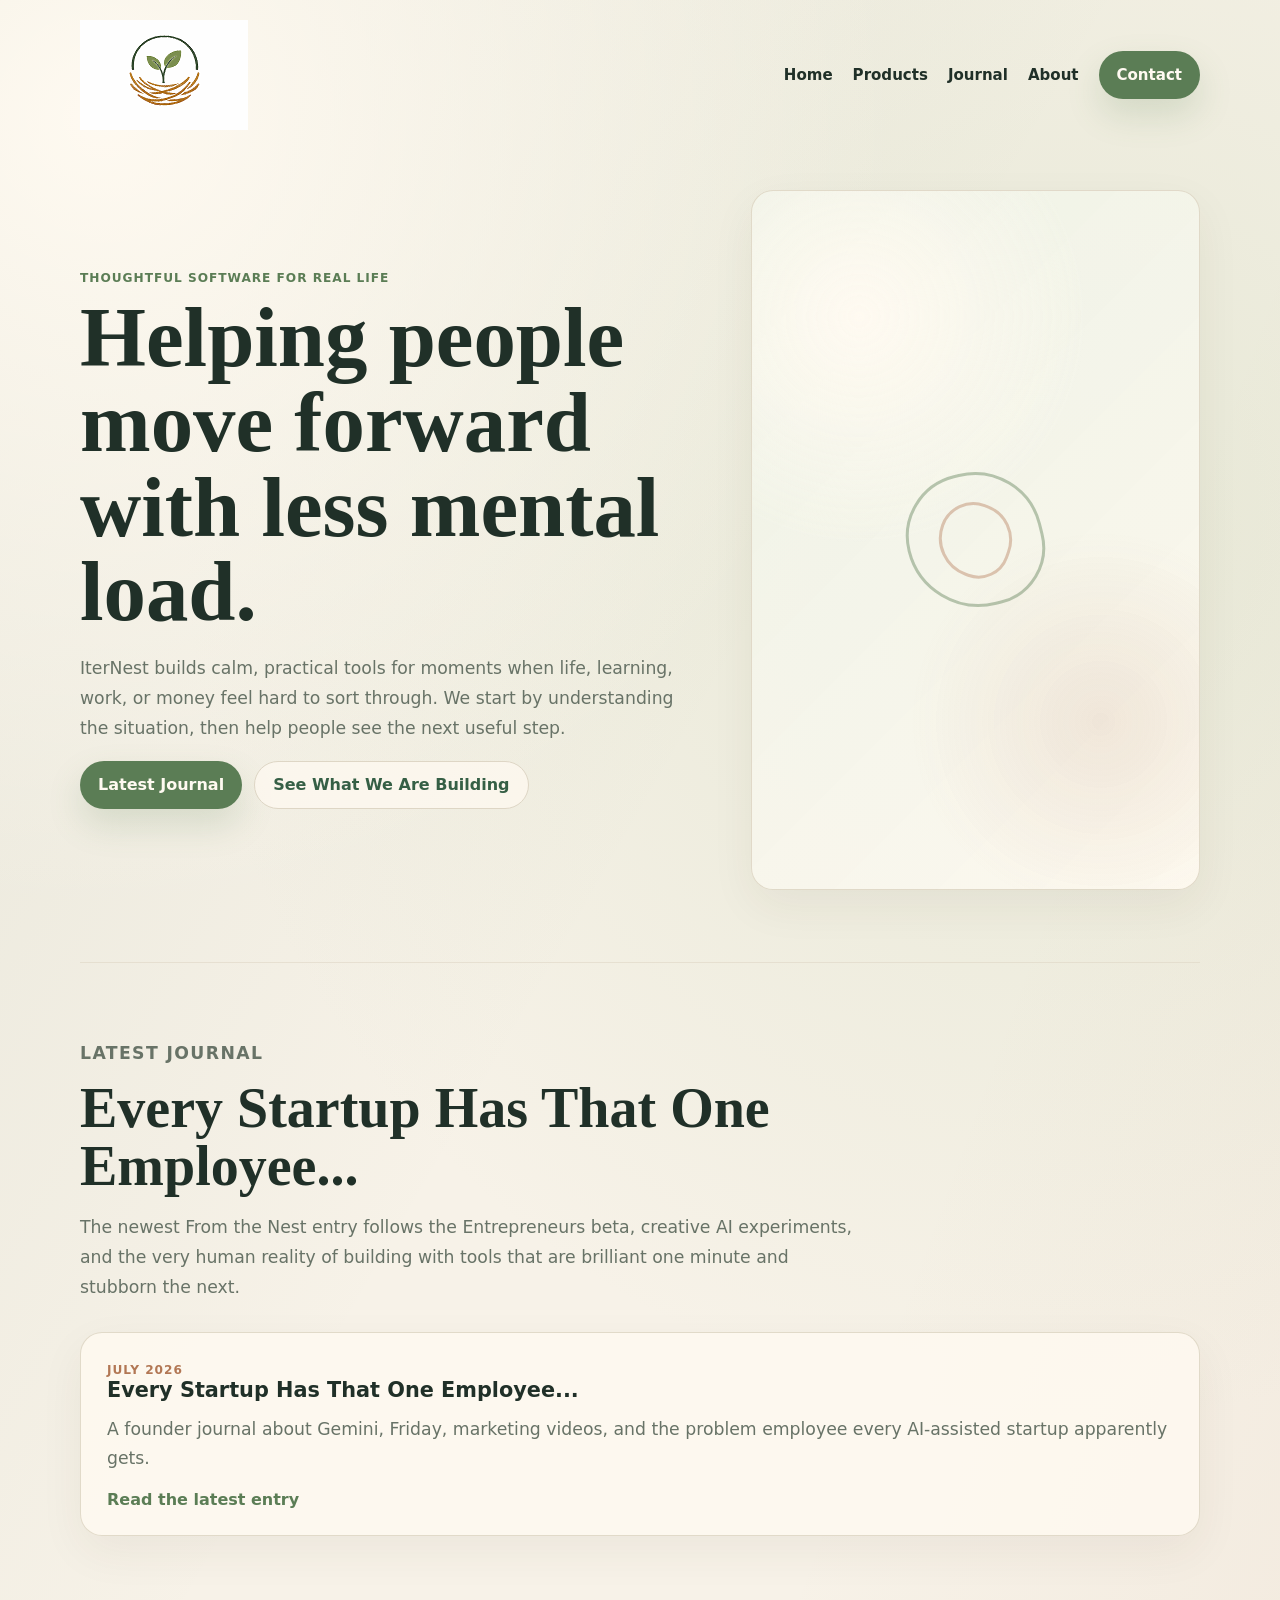
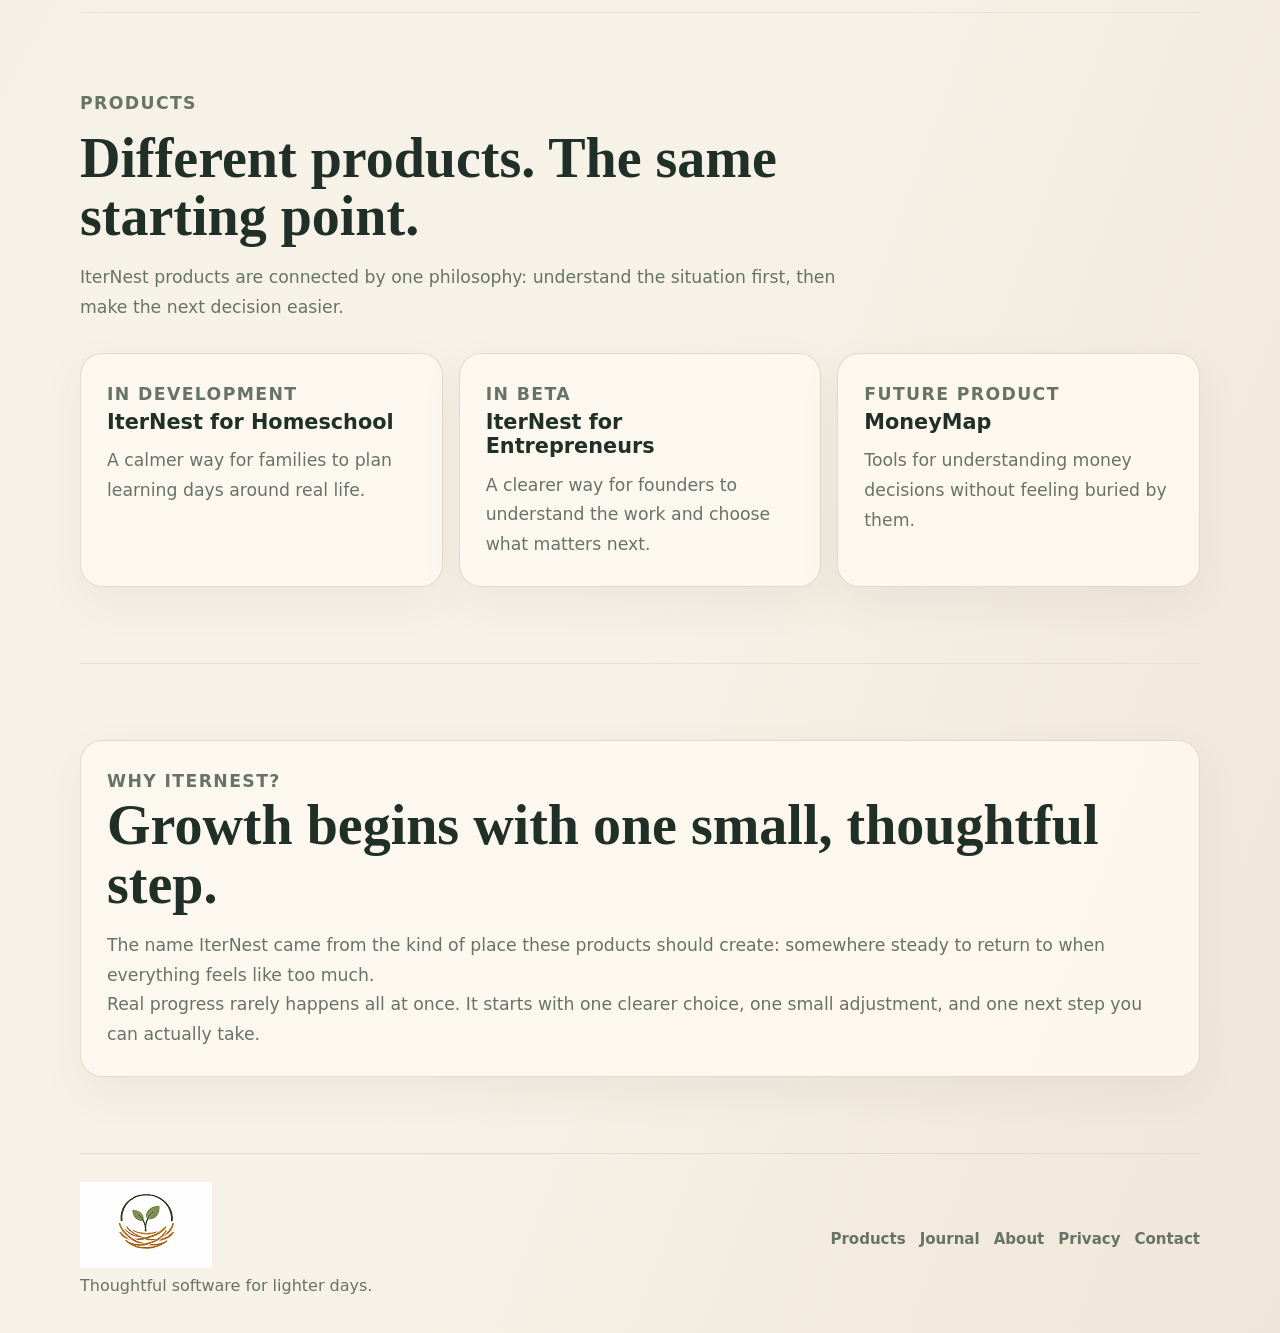
<file: index.html>
<!doctype html>
<html lang="en">
  <head>
    <meta charset="utf-8">
    <meta name="viewport" content="width=device-width, initial-scale=1">
    <link rel="icon" href="/assets/images/iternest-logo-color.svg" type="image/svg+xml">
    <meta name="description" content="IterNest builds thoughtful software that helps people move forward with less mental load.">
    <link rel="canonical" href="https://iternest.app/">
    <meta property="og:type" content="website">
    <meta property="og:title" content="IterNest">
    <meta property="og:description" content="Thoughtful software for real life, built around understanding before recommendations.">
    <meta property="og:url" content="https://iternest.app/">
    <meta property="og:image" content="https://iternest.app/assets/images/iternest-logo-color.svg">
    <meta name="twitter:card" content="summary_large_image">
    <meta name="twitter:title" content="IterNest">
    <meta name="twitter:description" content="Thoughtful software for real life, built around understanding before recommendations.">
    <meta name="twitter:image" content="https://iternest.app/assets/images/iternest-logo-color.svg">
    <title>IterNest</title>
    <link rel="stylesheet" href="/src/styles/site.css">
    <script type="application/ld+json">
      {
        "@context": "https://schema.org",
        "@graph": [
          {
            "@type": "Organization",
            "@id": "https://iternest.app/#organization",
            "name": "IterNest",
            "url": "https://iternest.app/",
            "email": "hello@iternest.app",
            "description": "IterNest builds thoughtful software that helps people move forward with less mental load."
          },
          {
            "@type": "WebSite",
            "@id": "https://iternest.app/#website",
            "name": "IterNest",
            "url": "https://iternest.app/",
            "publisher": { "@id": "https://iternest.app/#organization" }
          }
        ]
      }
    </script>
  </head>
  <body>
    <header class="site-header">
      <a class="brand" href="/" aria-label="IterNest home"><img class="brand-logo" src="/assets/images/iternest-logo-color.svg" alt="IterNest"></a>
      <nav class="nav-links" aria-label="Primary navigation">
        <a href="/">Home</a>
        <a href="/products">Products</a>
        <a href="/journal">Journal</a>
        <a href="/about">About</a>
        <a class="nav-cta" href="/contact">Contact</a>
      </nav>
    </header>
    <main>
      <section class="hero-section">
        <div class="hero-copy">
          <p class="eyebrow">Thoughtful software for real life</p>
          <h1>Helping people move forward with less mental load.</h1>
          <p class="lead">
            IterNest builds calm, practical tools for moments when life, learning,
            work, or money feel hard to sort through. We start by understanding
            the situation, then help people see the next useful step.
          </p>
          <div class="hero-actions">
            <a class="primary-action" href="/journal/every-startup-has-that-one-employee">Latest Journal</a>
            <a class="secondary-action" href="/products">See What We Are Building</a>
          </div>
        </div>
        <div class="hero-visual" aria-hidden="true">
          <div class="nest-symbol"></div>
        </div>
      </section>

      <section class="section" aria-labelledby="latest-title">
        <div class="section-heading">
          <p class="eyebrow">Latest Journal</p>
          <h2 id="latest-title">Every Startup Has That One Employee...</h2>
          <p>
            The newest From the Nest entry follows the Entrepreneurs beta,
            creative AI experiments, and the very human reality of building
            with tools that are brilliant one minute and stubborn the next.
          </p>
        </div>
        <article class="journal-card">
          <time datetime="2026-07-13">July 2026</time>
          <h3>Every Startup Has That One Employee...</h3>
          <p>
            A founder journal about Gemini, Friday, marketing videos, and the
            problem employee every AI-assisted startup apparently gets.
          </p>
          <a href="/journal/every-startup-has-that-one-employee">Read the latest entry</a>
        </article>
      </section>

      <section class="section" id="products" aria-labelledby="products-title">
        <div class="section-heading">
          <p class="eyebrow">Products</p>
          <h2 id="products-title">Different products. The same starting point.</h2>
          <p>
            IterNest products are connected by one philosophy: understand the
            situation first, then make the next decision easier.
          </p>
        </div>
        <div class="grid three">
          <article class="product-card">
            <p class="status">In Development</p>
            <h3>IterNest for Homeschool</h3>
            <p>A calmer way for families to plan learning days around real life.</p>
          </article>
          <article class="product-card">
            <p class="status">In Beta</p>
            <h3>IterNest for Entrepreneurs</h3>
            <p>A clearer way for founders to understand the work and choose what matters next.</p>
          </article>
          <article class="product-card">
            <p class="status">Future Product</p>
            <h3>MoneyMap</h3>
            <p>Tools for understanding money decisions without feeling buried by them.</p>
          </article>
        </div>
      </section>

      <section class="section" aria-labelledby="why-title">
        <div class="feature-panel">
          <p class="eyebrow">Why IterNest?</p>
          <h2 id="why-title">Growth begins with one small, thoughtful step.</h2>
          <p>
            The name IterNest came from the kind of place these products should
            create: somewhere steady to return to when everything feels like too much.
          </p>
          <p>
            Real progress rarely happens all at once. It starts with one clearer
            choice, one small adjustment, and one next step you can actually take.
          </p>
        </div>
      </section>
    </main>
    <footer class="site-footer">
      <div><img class="footer-logo" src="/assets/images/iternest-logo-color.svg" alt="IterNest"><p>Thoughtful software for lighter days.</p></div>
      <nav class="footer-links" aria-label="Footer navigation">
        <a href="/products">Products</a>
        <a href="/journal">Journal</a>
        <a href="/about">About</a>
        <a href="/privacy">Privacy</a>
        <a href="/contact">Contact</a>
      </nav>
    </footer>
  </body>
</html>
</file>
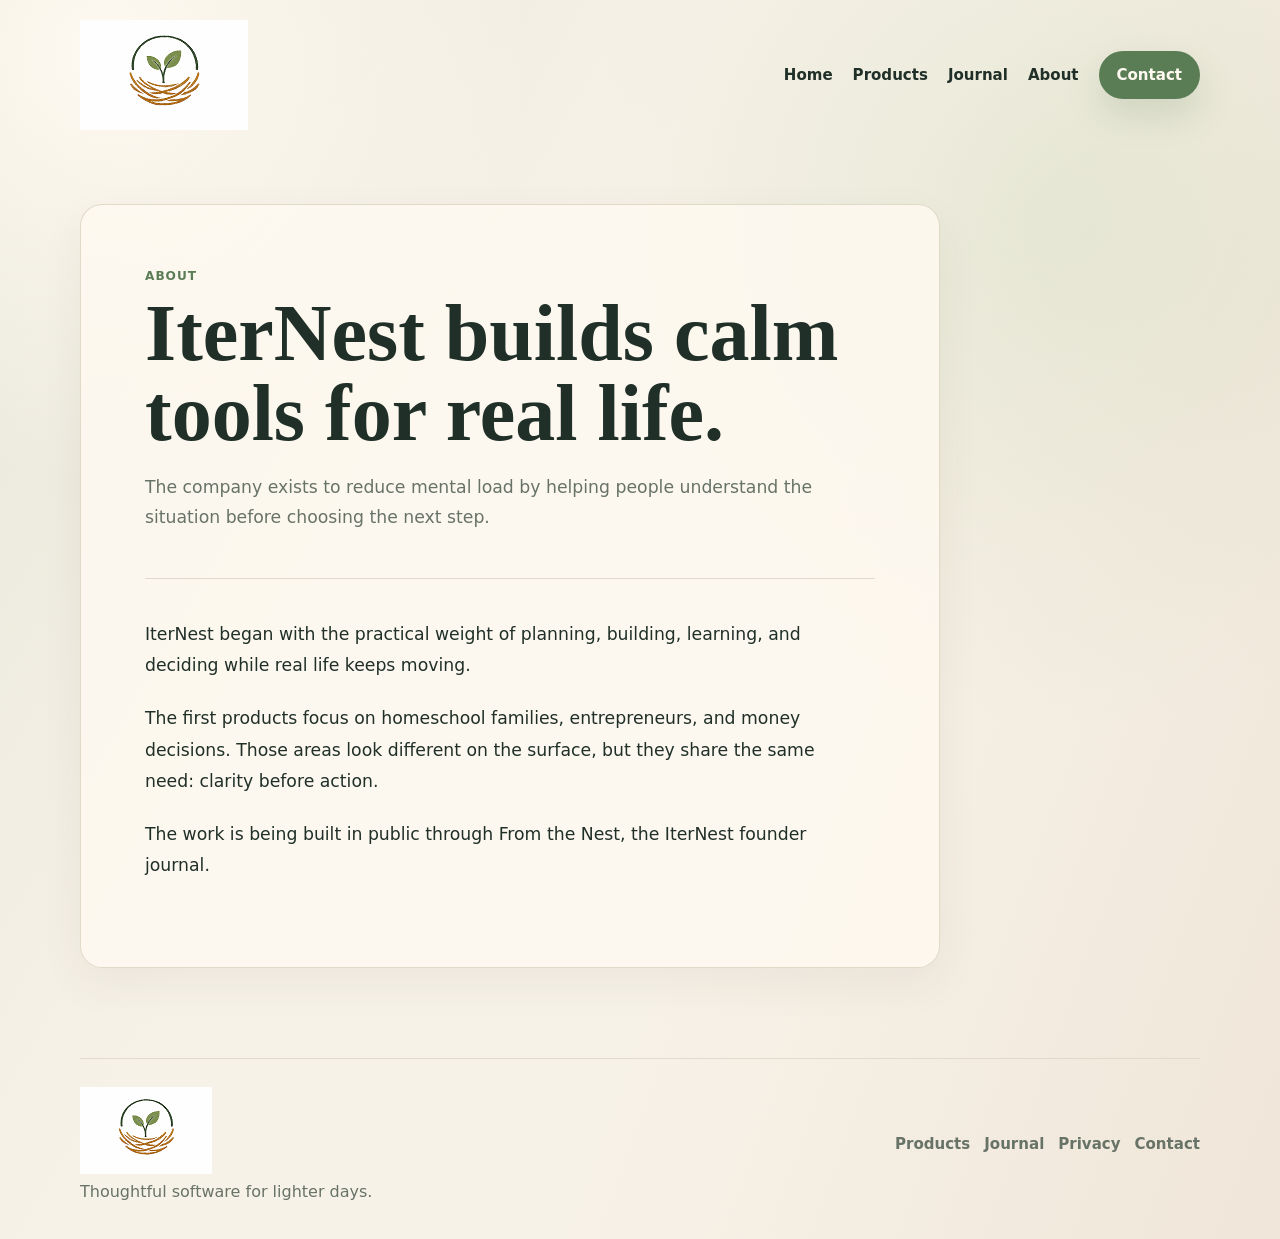
<file: about/index.html>
<!doctype html>
<html lang="en">
  <head>
    <meta charset="utf-8">
    <meta name="viewport" content="width=device-width, initial-scale=1">
    <link rel="icon" href="/assets/images/iternest-logo-color.svg" type="image/svg+xml">
    <meta name="description" content="About IterNest, a small software company building thoughtful tools for real life.">
    <link rel="canonical" href="https://iternest.app/about">
    <title>About | IterNest</title>
    <link rel="stylesheet" href="/src/styles/site.css">
  </head>
  <body>
    <header class="site-header"><a class="brand" href="/"><img class="brand-logo" src="/assets/images/iternest-logo-color.svg" alt="IterNest"></a><nav class="nav-links" aria-label="Primary navigation"><a href="/">Home</a><a href="/products">Products</a><a href="/journal">Journal</a><a href="/about">About</a><a class="nav-cta" href="/contact">Contact</a></nav></header>
    <main class="article-wrap">
      <article class="article-shell">
        <header class="article-hero"><p class="eyebrow">About</p><h1>IterNest builds calm tools for real life.</h1><p class="article-deck">The company exists to reduce mental load by helping people understand the situation before choosing the next step.</p></header>
        <div class="article-body">
          <p>IterNest began with the practical weight of planning, building, learning, and deciding while real life keeps moving.</p>
          <p>The first products focus on homeschool families, entrepreneurs, and money decisions. Those areas look different on the surface, but they share the same need: clarity before action.</p>
          <p>The work is being built in public through From the Nest, the IterNest founder journal.</p>
        </div>
      </article>
    </main>
    <footer class="site-footer"><div><img class="footer-logo" src="/assets/images/iternest-logo-color.svg" alt="IterNest"><p>Thoughtful software for lighter days.</p></div><nav class="footer-links" aria-label="Footer navigation"><a href="/products">Products</a><a href="/journal">Journal</a><a href="/privacy">Privacy</a><a href="/contact">Contact</a></nav></footer>
  </body>
</html>
</file>
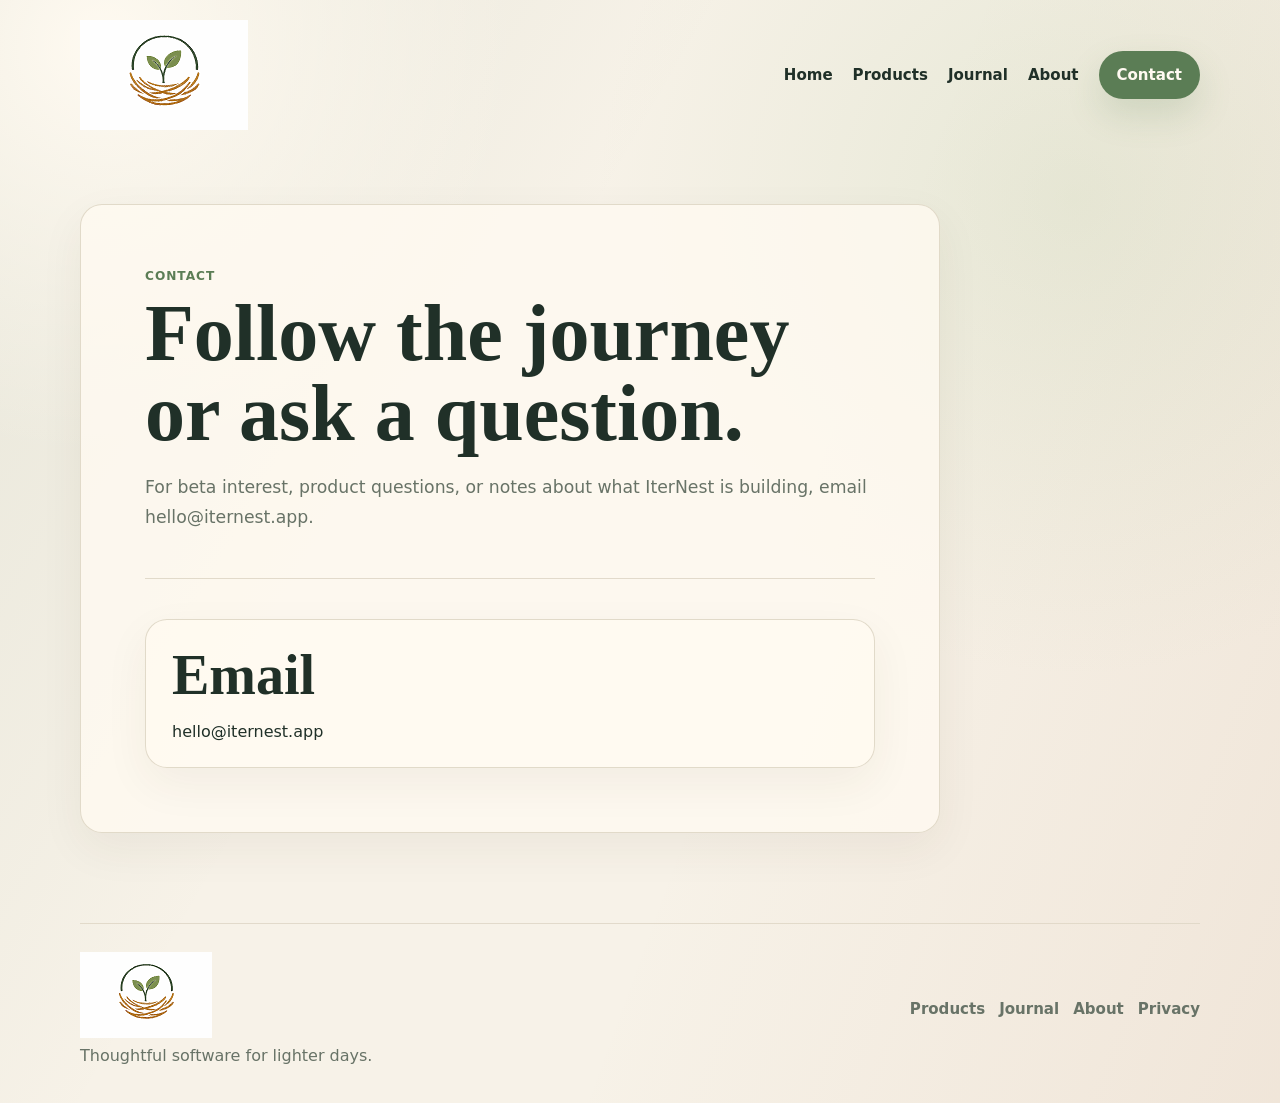
<file: contact/index.html>
<!doctype html>
<html lang="en">
  <head>
    <meta charset="utf-8">
    <meta name="viewport" content="width=device-width, initial-scale=1">
    <link rel="icon" href="/assets/images/iternest-logo-color.svg" type="image/svg+xml">
    <meta name="description" content="Contact IterNest.">
    <link rel="canonical" href="https://iternest.app/contact">
    <title>Contact | IterNest</title>
    <link rel="stylesheet" href="/src/styles/site.css">
  </head>
  <body>
    <header class="site-header"><a class="brand" href="/"><img class="brand-logo" src="/assets/images/iternest-logo-color.svg" alt="IterNest"></a><nav class="nav-links" aria-label="Primary navigation"><a href="/">Home</a><a href="/products">Products</a><a href="/journal">Journal</a><a href="/about">About</a><a class="nav-cta" href="/contact">Contact</a></nav></header>
    <main class="article-wrap">
      <section class="article-shell">
        <header class="article-hero"><p class="eyebrow">Contact</p><h1>Follow the journey or ask a question.</h1><p class="article-deck">For beta interest, product questions, or notes about what IterNest is building, email hello@iternest.app.</p></header>
        <div class="contact-panel"><h2>Email</h2><p><a href="mailto:hello@iternest.app?subject=IterNest%20Inquiry">hello@iternest.app</a></p></div>
      </section>
    </main>
    <footer class="site-footer"><div><img class="footer-logo" src="/assets/images/iternest-logo-color.svg" alt="IterNest"><p>Thoughtful software for lighter days.</p></div><nav class="footer-links" aria-label="Footer navigation"><a href="/products">Products</a><a href="/journal">Journal</a><a href="/about">About</a><a href="/privacy">Privacy</a></nav></footer>
  </body>
</html>
</file>
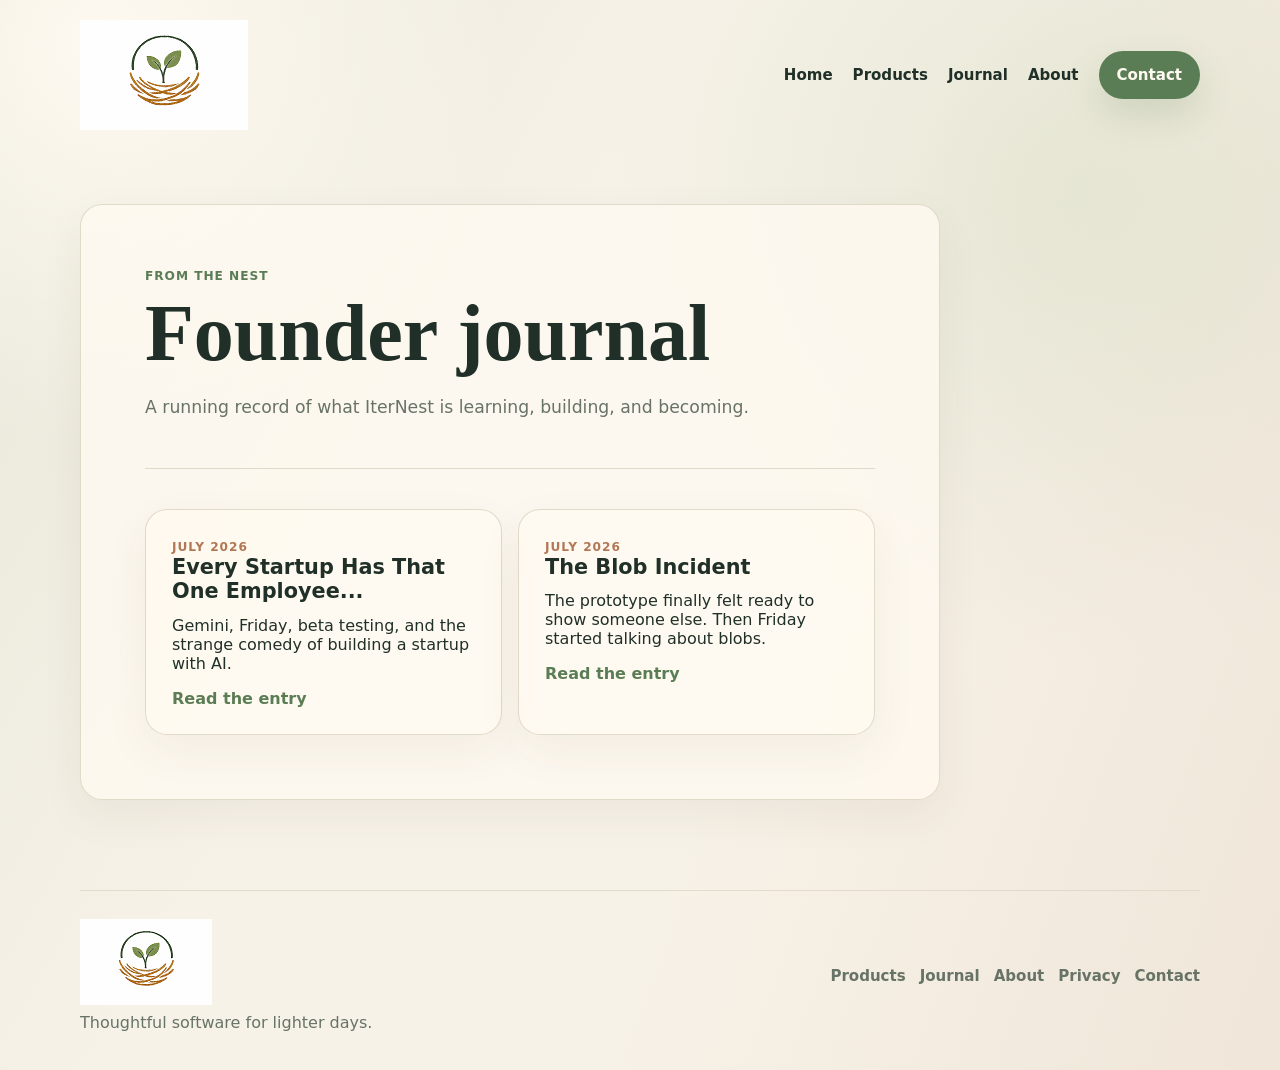
<file: journal/index.html>
<!doctype html>
<html lang="en">
  <head>
    <meta charset="utf-8">
    <meta name="viewport" content="width=device-width, initial-scale=1">
    <link rel="icon" href="/assets/images/iternest-logo-color.svg" type="image/svg+xml">
    <meta name="description" content="From the Nest, the IterNest founder journal.">
    <link rel="canonical" href="https://iternest.app/journal">
    <meta property="og:type" content="website">
    <meta property="og:title" content="Journal | IterNest">
    <meta property="og:description" content="Follow the IterNest founder journey from the nest.">
    <meta property="og:url" content="https://iternest.app/journal">
    <meta property="og:image" content="https://iternest.app/assets/images/iternest-logo-color.svg">
    <meta name="twitter:card" content="summary_large_image">
    <meta name="twitter:title" content="Journal | IterNest">
    <meta name="twitter:description" content="Follow the IterNest founder journey from the nest.">
    <meta name="twitter:image" content="https://iternest.app/assets/images/iternest-logo-color.svg">
    <title>Journal | IterNest</title>
    <link rel="stylesheet" href="/src/styles/site.css">
  </head>
  <body>
    <header class="site-header">
      <a class="brand" href="/"><img class="brand-logo" src="/assets/images/iternest-logo-color.svg" alt="IterNest"></a>
      <nav class="nav-links" aria-label="Primary navigation">
        <a href="/">Home</a><a href="/products">Products</a><a href="/journal">Journal</a><a href="/about">About</a><a class="nav-cta" href="/contact">Contact</a>
      </nav>
    </header>
    <main class="article-wrap">
      <section class="article-shell">
        <header class="article-hero">
          <p class="eyebrow">From the Nest</p>
          <h1>Founder journal</h1>
          <p class="article-deck">A running record of what IterNest is learning, building, and becoming.</p>
        </header>
        <div class="grid two">
          <article class="journal-card">
            <time datetime="2026-07-13">July 2026</time>
            <h3>Every Startup Has That One Employee...</h3>
            <p>Gemini, Friday, beta testing, and the strange comedy of building a startup with AI.</p>
            <a href="/journal/every-startup-has-that-one-employee">Read the entry</a>
          </article>
          <article class="journal-card">
            <time datetime="2026-07-09">July 2026</time>
            <h3>The Blob Incident</h3>
            <p>The prototype finally felt ready to show someone else. Then Friday started talking about blobs.</p>
            <a href="/journal/the-blob-incident">Read the entry</a>
          </article>
        </div>
      </section>
    </main>
    <footer class="site-footer">
      <div><img class="footer-logo" src="/assets/images/iternest-logo-color.svg" alt="IterNest"><p>Thoughtful software for lighter days.</p></div>
      <nav class="footer-links" aria-label="Footer navigation"><a href="/products">Products</a><a href="/journal">Journal</a><a href="/about">About</a><a href="/privacy">Privacy</a><a href="/contact">Contact</a></nav>
    </footer>
  </body>
</html>
</file>
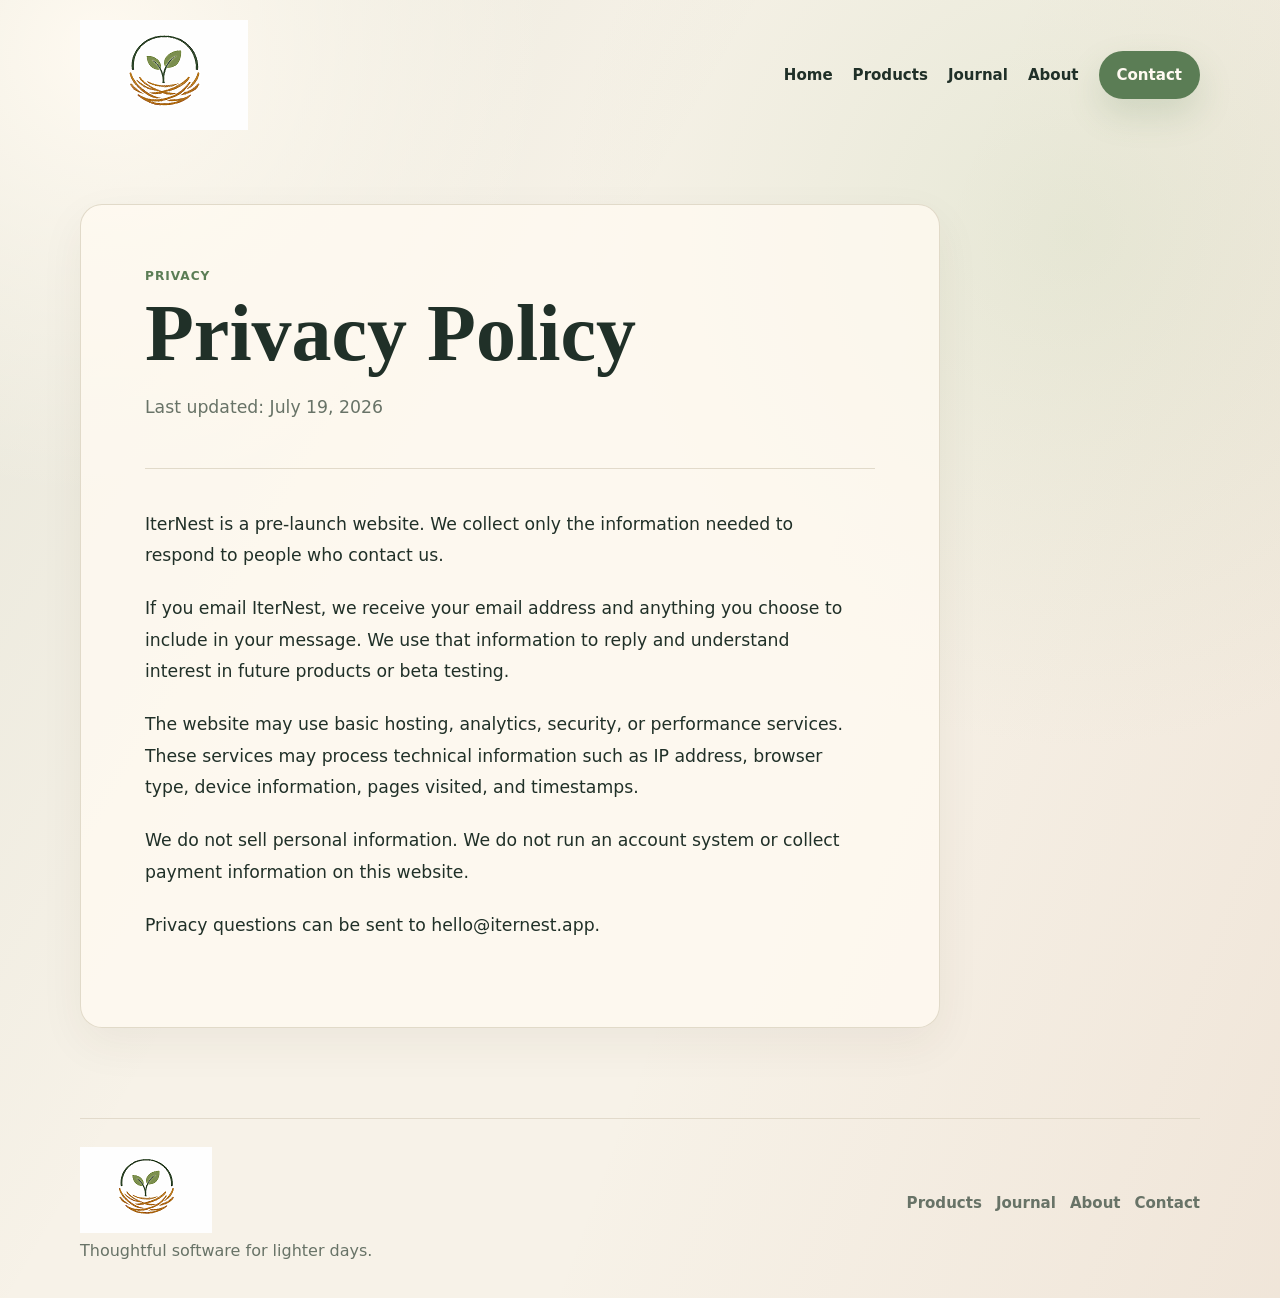
<file: privacy/index.html>
<!doctype html>
<html lang="en">
  <head>
    <meta charset="utf-8">
    <meta name="viewport" content="width=device-width, initial-scale=1">
    <link rel="icon" href="/assets/images/iternest-logo-color.svg" type="image/svg+xml">
    <meta name="description" content="Privacy Policy for IterNest.">
    <link rel="canonical" href="https://iternest.app/privacy">
    <title>Privacy Policy | IterNest</title>
    <link rel="stylesheet" href="/src/styles/site.css">
  </head>
  <body>
    <header class="site-header"><a class="brand" href="/"><img class="brand-logo" src="/assets/images/iternest-logo-color.svg" alt="IterNest"></a><nav class="nav-links" aria-label="Primary navigation"><a href="/">Home</a><a href="/products">Products</a><a href="/journal">Journal</a><a href="/about">About</a><a class="nav-cta" href="/contact">Contact</a></nav></header>
    <main class="article-wrap">
      <article class="article-shell">
        <header class="article-hero"><p class="eyebrow">Privacy</p><h1>Privacy Policy</h1><p class="article-deck">Last updated: July 19, 2026</p></header>
        <div class="article-body">
          <p>IterNest is a pre-launch website. We collect only the information needed to respond to people who contact us.</p>
          <p>If you email IterNest, we receive your email address and anything you choose to include in your message. We use that information to reply and understand interest in future products or beta testing.</p>
          <p>The website may use basic hosting, analytics, security, or performance services. These services may process technical information such as IP address, browser type, device information, pages visited, and timestamps.</p>
          <p>We do not sell personal information. We do not run an account system or collect payment information on this website.</p>
          <p>Privacy questions can be sent to <a href="mailto:hello@iternest.app?subject=Privacy%20Inquiry">hello@iternest.app</a>.</p>
        </div>
      </article>
    </main>
    <footer class="site-footer"><div><img class="footer-logo" src="/assets/images/iternest-logo-color.svg" alt="IterNest"><p>Thoughtful software for lighter days.</p></div><nav class="footer-links" aria-label="Footer navigation"><a href="/products">Products</a><a href="/journal">Journal</a><a href="/about">About</a><a href="/contact">Contact</a></nav></footer>
  </body>
</html>
</file>
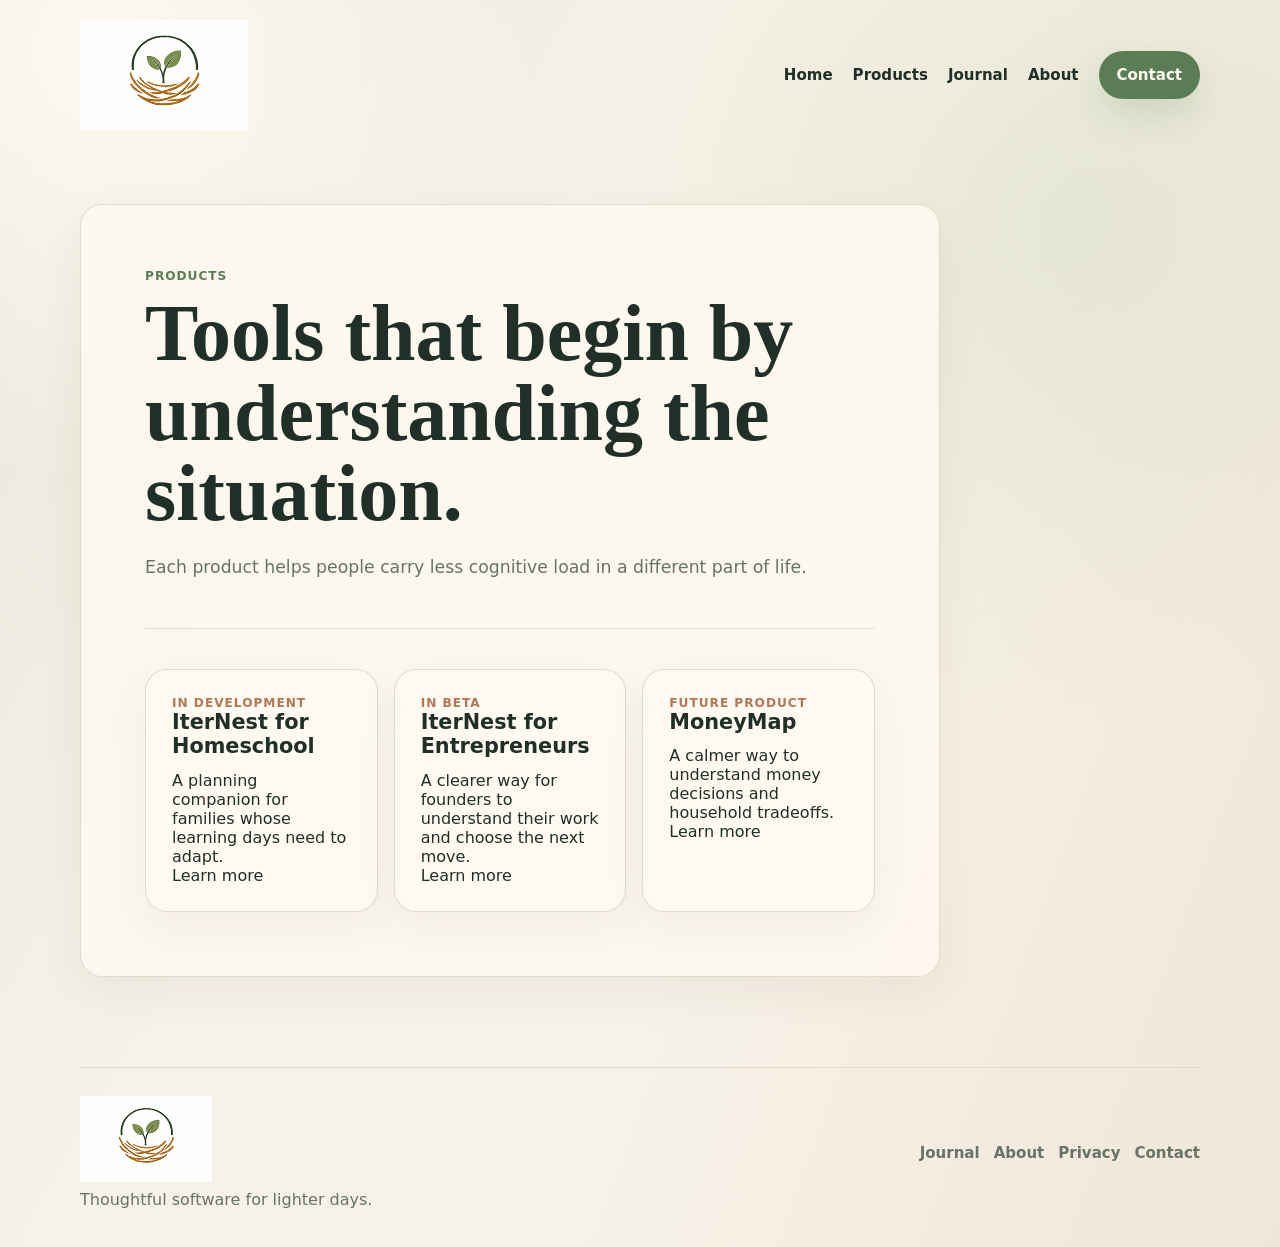
<file: products/index.html>
<!doctype html>
<html lang="en">
  <head>
    <meta charset="utf-8">
    <meta name="viewport" content="width=device-width, initial-scale=1">
    <link rel="icon" href="/assets/images/iternest-logo-color.svg" type="image/svg+xml">
    <meta name="description" content="IterNest product areas: Homeschool, Entrepreneurs, and MoneyMap.">
    <link rel="canonical" href="https://iternest.app/products">
    <title>Products | IterNest</title>
    <link rel="stylesheet" href="/src/styles/site.css">
  </head>
  <body>
    <header class="site-header">
      <a class="brand" href="/"><img class="brand-logo" src="/assets/images/iternest-logo-color.svg" alt="IterNest"></a>
      <nav class="nav-links" aria-label="Primary navigation"><a href="/">Home</a><a href="/products">Products</a><a href="/journal">Journal</a><a href="/about">About</a><a class="nav-cta" href="/contact">Contact</a></nav>
    </header>
    <main class="article-wrap">
      <section class="article-shell">
        <header class="article-hero">
          <p class="eyebrow">Products</p>
          <h1>Tools that begin by understanding the situation.</h1>
          <p class="article-deck">Each product helps people carry less cognitive load in a different part of life.</p>
        </header>
        <div class="grid three">
          <article class="product-card"><p class="status">In Development</p><h3>IterNest for Homeschool</h3><p>A planning companion for families whose learning days need to adapt.</p><a href="/products/homeschool">Learn more</a></article>
          <article class="product-card"><p class="status">In Beta</p><h3>IterNest for Entrepreneurs</h3><p>A clearer way for founders to understand their work and choose the next move.</p><a href="/products/entrepreneurs">Learn more</a></article>
          <article class="product-card"><p class="status">Future Product</p><h3>MoneyMap</h3><p>A calmer way to understand money decisions and household tradeoffs.</p><a href="/products/moneymap">Learn more</a></article>
        </div>
      </section>
    </main>
    <footer class="site-footer"><div><img class="footer-logo" src="/assets/images/iternest-logo-color.svg" alt="IterNest"><p>Thoughtful software for lighter days.</p></div><nav class="footer-links" aria-label="Footer navigation"><a href="/journal">Journal</a><a href="/about">About</a><a href="/privacy">Privacy</a><a href="/contact">Contact</a></nav></footer>
  </body>
</html>
</file>
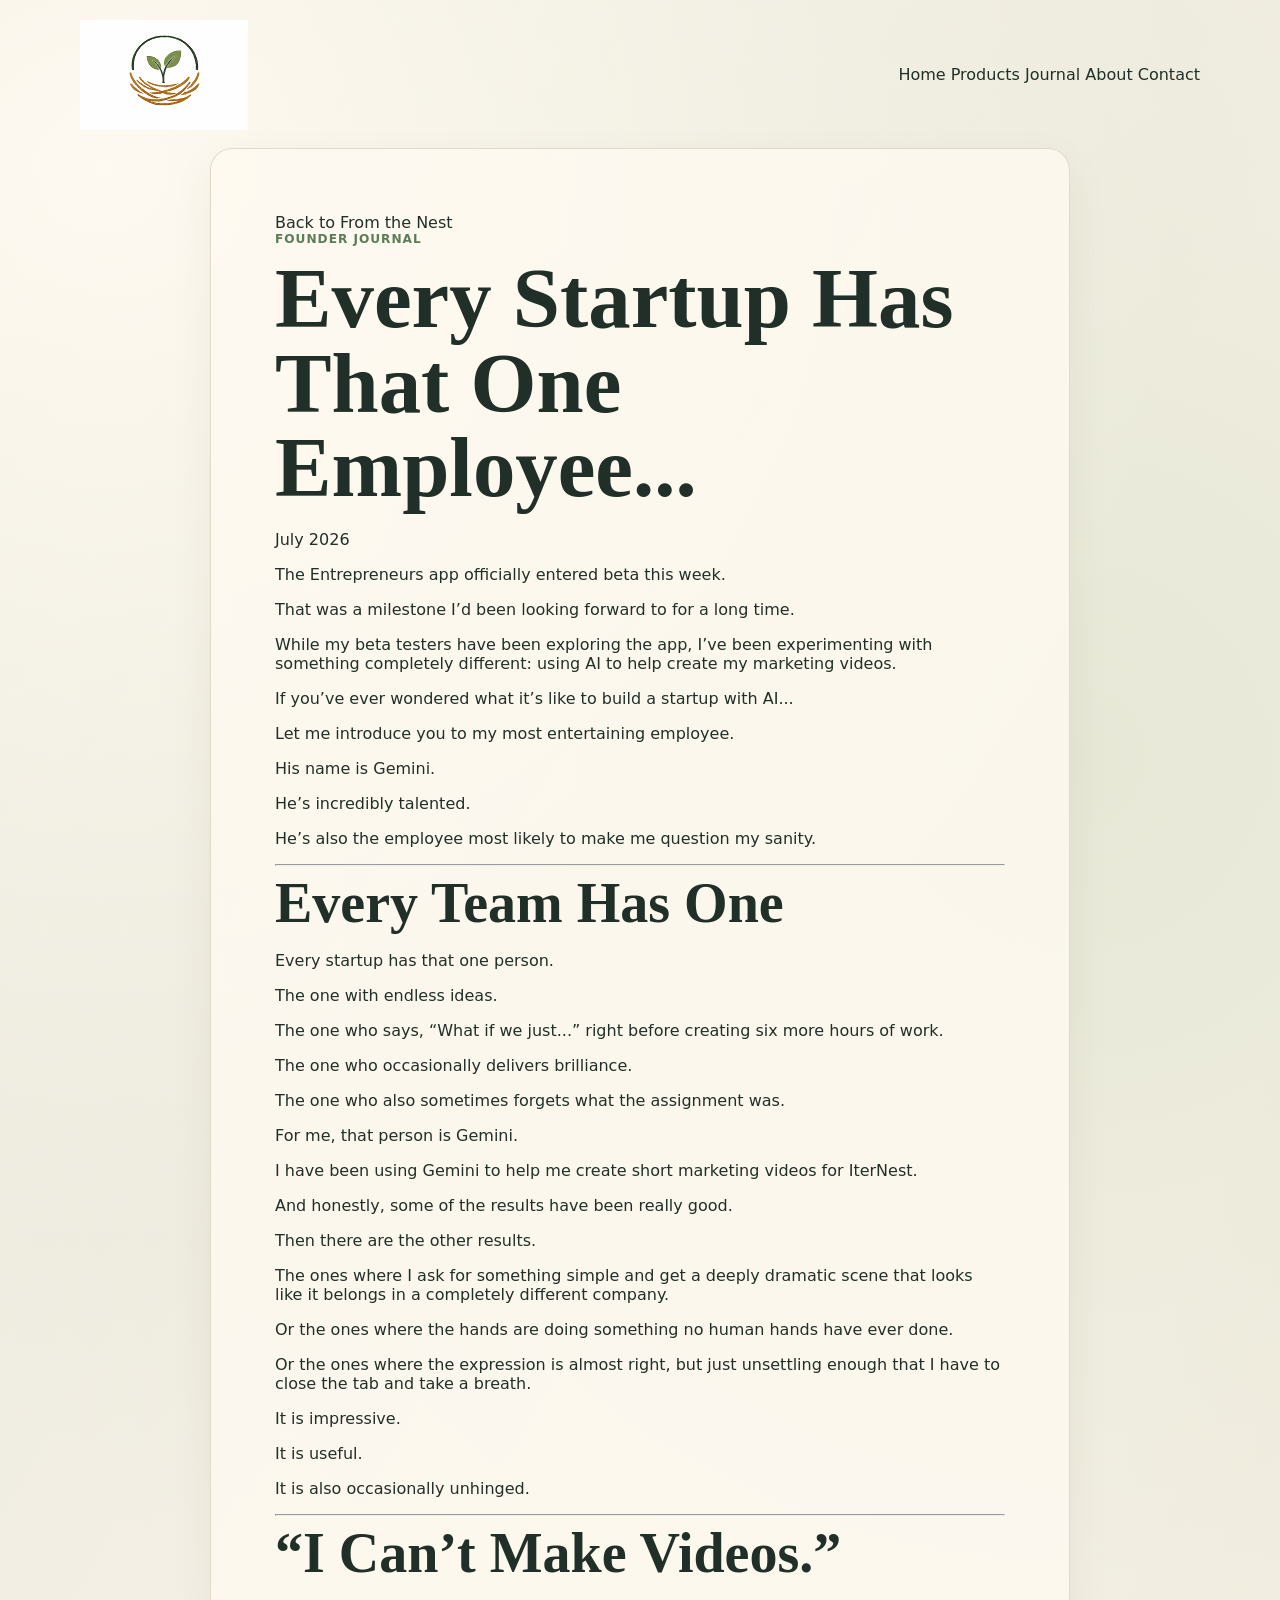
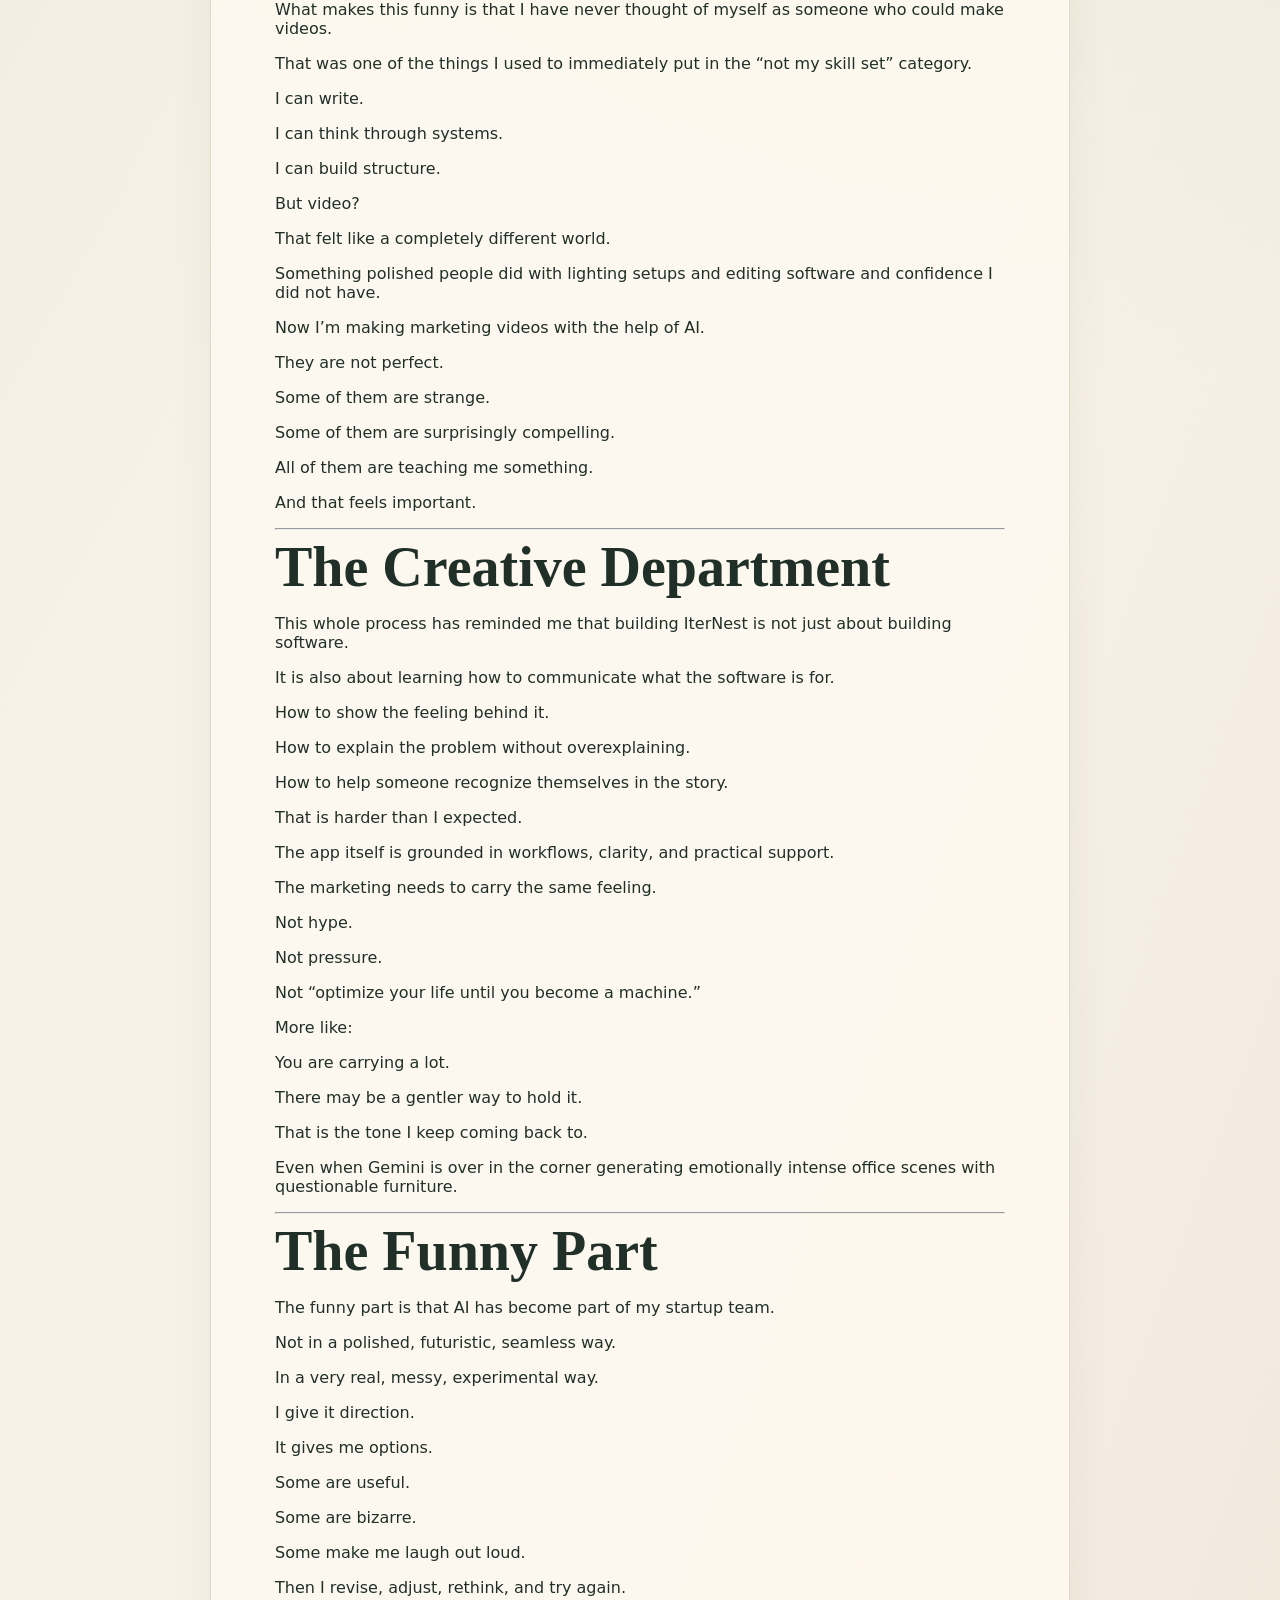
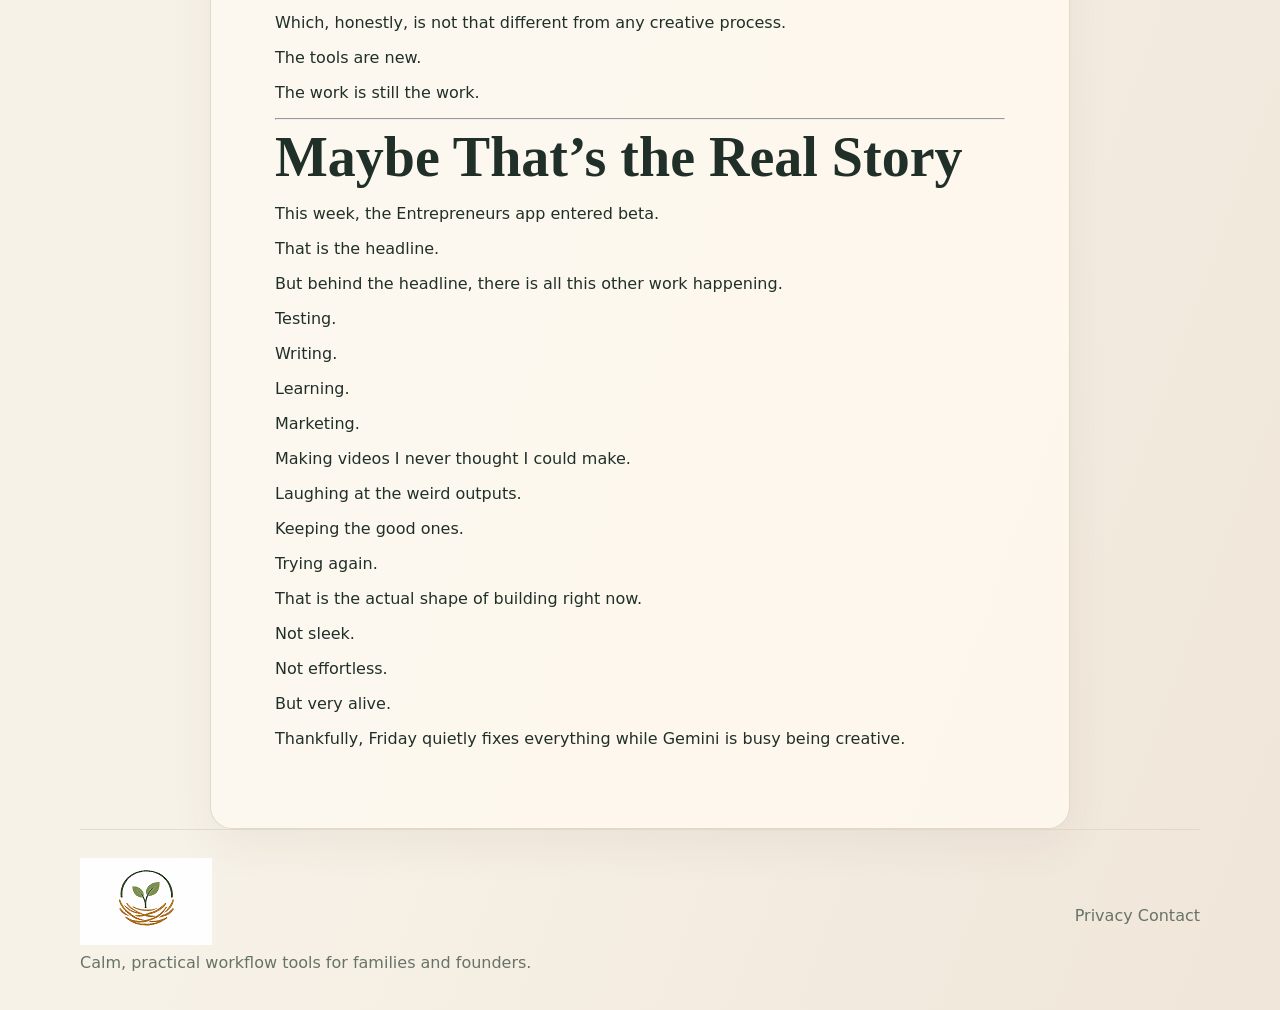
<file: journal/every-startup-has-that-one-employee/index.html>
<!doctype html>
<html lang="en">
  <head>
    <meta charset="utf-8">
    <meta name="viewport" content="width=device-width, initial-scale=1">
    <link rel="icon" href="/assets/images/iternest-logo-color.svg" type="image/svg+xml">
    <title>Every Startup Has That One Employee... | IterNest Journal</title>
    <meta name="description" content="A founder journal entry about beta testing, AI-assisted marketing videos, and the strange comedy of building IterNest in public.">
    <link rel="canonical" href="https://iternest.app/journal/every-startup-has-that-one-employee">
    <link rel="stylesheet" href="/src/styles/site.css">
    <meta property="og:type" content="article">
    <meta property="og:title" content="Every Startup Has That One Employee...">
    <meta property="og:description" content="A founder journal entry about beta testing, AI-assisted marketing videos, and the strange comedy of building IterNest in public.">
    <meta property="og:url" content="https://iternest.app/journal/every-startup-has-that-one-employee">
    <meta property="og:image" content="https://iternest.app/assets/images/iternest-logo-color.svg">
    <meta name="twitter:card" content="summary_large_image">
    <meta name="twitter:title" content="Every Startup Has That One Employee...">
    <meta name="twitter:description" content="A founder journal entry about beta testing, AI-assisted marketing videos, and the strange comedy of building IterNest in public.">
    <meta name="twitter:image" content="https://iternest.app/assets/images/iternest-logo-color.svg">
    <script type="application/ld+json">
      {
        "@context": "https://schema.org",
        "@type": "Article",
        "headline": "Every Startup Has That One Employee...",
        "description": "A founder journal entry about beta testing, AI-assisted marketing videos, and the strange comedy of building IterNest in public.",
        "datePublished": "2026-07-13",
        "dateModified": "2026-07-13",
        "author": {
          "@type": "Person",
          "name": "Ashley Swanson"
        },
        "publisher": {
          "@type": "Organization",
          "name": "IterNest",
          "url": "https://iternest.app"
        },
        "mainEntityOfPage": "https://iternest.app/journal/every-startup-has-that-one-employee"
      }
    </script>
    <script type="application/ld+json">
      {
        "@context": "https://schema.org",
        "@type": "BreadcrumbList",
        "itemListElement": [
          {
            "@type": "ListItem",
            "position": 1,
            "name": "Home",
            "item": "https://iternest.app/"
          },
          {
            "@type": "ListItem",
            "position": 2,
            "name": "Journal",
            "item": "https://iternest.app/journal"
          },
          {
            "@type": "ListItem",
            "position": 3,
            "name": "Every Startup Has That One Employee...",
            "item": "https://iternest.app/journal/every-startup-has-that-one-employee"
          }
        ]
      }
    </script>
  </head>
  <body>
    <header class="site-header">
      <a class="brand" href="/" aria-label="IterNest home">
        <img class="brand-logo" src="/assets/images/iternest-logo-color.svg" alt="IterNest">
      </a>
      <nav class="site-nav" aria-label="Main navigation">
        <a href="/">Home</a>
        <a href="/products">Products</a>
        <a href="/journal">Journal</a>
        <a href="/about">About</a>
        <a href="/contact">Contact</a>
      </nav>
    </header>

    <main class="article-shell">
      <article class="article">
        <a class="text-link" href="/journal">Back to From the Nest</a>
        <p class="eyebrow">Founder Journal</p>
        <h1>Every Startup Has That One Employee...</h1>
        <p class="article-date">July 2026</p>

        <p>The Entrepreneurs app officially entered beta this week.</p>
        <p>That was a milestone I’d been looking forward to for a long time.</p>
        <p>While my beta testers have been exploring the app, I’ve been experimenting with something completely different: using AI to help create my marketing videos.</p>
        <p>If you’ve ever wondered what it’s like to build a startup with AI...</p>
        <p>Let me introduce you to my most entertaining employee.</p>
        <p>His name is Gemini.</p>
        <p>He’s incredibly talented.</p>
        <p>He’s also the employee most likely to make me question my sanity.</p>

        <hr>

        <h2>Every Team Has One</h2>
        <p>Every startup has that one person.</p>
        <p>The one with endless ideas.</p>
        <p>The one who says, “What if we just...” right before creating six more hours of work.</p>
        <p>The one who occasionally delivers brilliance.</p>
        <p>The one who also sometimes forgets what the assignment was.</p>
        <p>For me, that person is Gemini.</p>
        <p>I have been using Gemini to help me create short marketing videos for IterNest.</p>
        <p>And honestly, some of the results have been really good.</p>
        <p>Then there are the other results.</p>
        <p>The ones where I ask for something simple and get a deeply dramatic scene that looks like it belongs in a completely different company.</p>
        <p>Or the ones where the hands are doing something no human hands have ever done.</p>
        <p>Or the ones where the expression is almost right, but just unsettling enough that I have to close the tab and take a breath.</p>
        <p>It is impressive.</p>
        <p>It is useful.</p>
        <p>It is also occasionally unhinged.</p>

        <hr>

        <h2>“I Can’t Make Videos.”</h2>
        <p>What makes this funny is that I have never thought of myself as someone who could make videos.</p>
        <p>That was one of the things I used to immediately put in the “not my skill set” category.</p>
        <p>I can write.</p>
        <p>I can think through systems.</p>
        <p>I can build structure.</p>
        <p>But video?</p>
        <p>That felt like a completely different world.</p>
        <p>Something polished people did with lighting setups and editing software and confidence I did not have.</p>
        <p>Now I’m making marketing videos with the help of AI.</p>
        <p>They are not perfect.</p>
        <p>Some of them are strange.</p>
        <p>Some of them are surprisingly compelling.</p>
        <p>All of them are teaching me something.</p>
        <p>And that feels important.</p>

        <hr>

        <h2>The Creative Department</h2>
        <p>This whole process has reminded me that building IterNest is not just about building software.</p>
        <p>It is also about learning how to communicate what the software is for.</p>
        <p>How to show the feeling behind it.</p>
        <p>How to explain the problem without overexplaining.</p>
        <p>How to help someone recognize themselves in the story.</p>
        <p>That is harder than I expected.</p>
        <p>The app itself is grounded in workflows, clarity, and practical support.</p>
        <p>The marketing needs to carry the same feeling.</p>
        <p>Not hype.</p>
        <p>Not pressure.</p>
        <p>Not “optimize your life until you become a machine.”</p>
        <p>More like:</p>
        <p>You are carrying a lot.</p>
        <p>There may be a gentler way to hold it.</p>
        <p>That is the tone I keep coming back to.</p>
        <p>Even when Gemini is over in the corner generating emotionally intense office scenes with questionable furniture.</p>

        <hr>

        <h2>The Funny Part</h2>
        <p>The funny part is that AI has become part of my startup team.</p>
        <p>Not in a polished, futuristic, seamless way.</p>
        <p>In a very real, messy, experimental way.</p>
        <p>I give it direction.</p>
        <p>It gives me options.</p>
        <p>Some are useful.</p>
        <p>Some are bizarre.</p>
        <p>Some make me laugh out loud.</p>
        <p>Then I revise, adjust, rethink, and try again.</p>
        <p>Which, honestly, is not that different from any creative process.</p>
        <p>The tools are new.</p>
        <p>The work is still the work.</p>

        <hr>

        <h2>Maybe That’s the Real Story</h2>
        <p>This week, the Entrepreneurs app entered beta.</p>
        <p>That is the headline.</p>
        <p>But behind the headline, there is all this other work happening.</p>
        <p>Testing.</p>
        <p>Writing.</p>
        <p>Learning.</p>
        <p>Marketing.</p>
        <p>Making videos I never thought I could make.</p>
        <p>Laughing at the weird outputs.</p>
        <p>Keeping the good ones.</p>
        <p>Trying again.</p>
        <p>That is the actual shape of building right now.</p>
        <p>Not sleek.</p>
        <p>Not effortless.</p>
        <p>But very alive.</p>
        <p>Thankfully, Friday quietly fixes everything while Gemini is busy being creative.</p>
      </article>
    </main>

    <footer class="site-footer">
      <div>
        <img class="footer-logo" src="/assets/images/iternest-logo-color.svg" alt="IterNest"><p>Calm, practical workflow tools for families and founders.</p>
      </div>
      <nav aria-label="Footer navigation">
        <a href="/privacy">Privacy</a>
        <a href="/contact">Contact</a>
      </nav>
    </footer>
  </body>
</html>
</file>
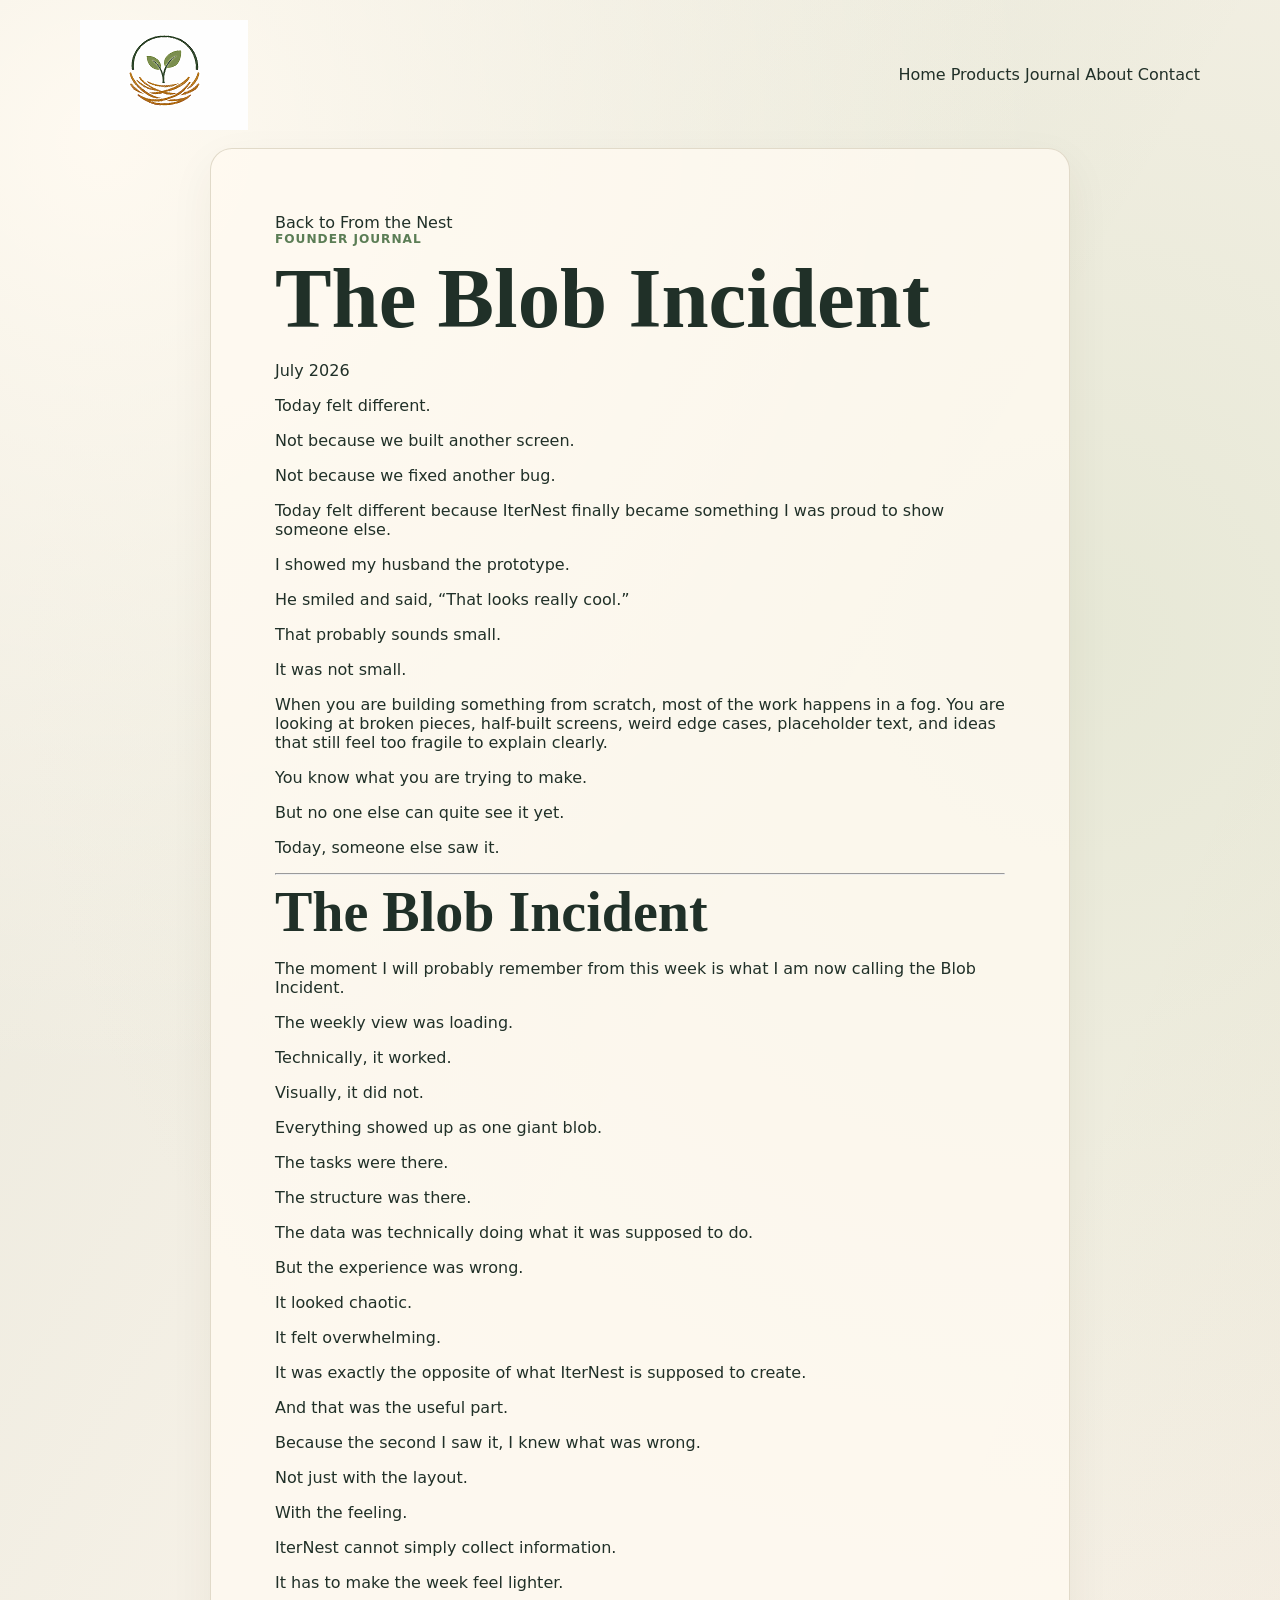
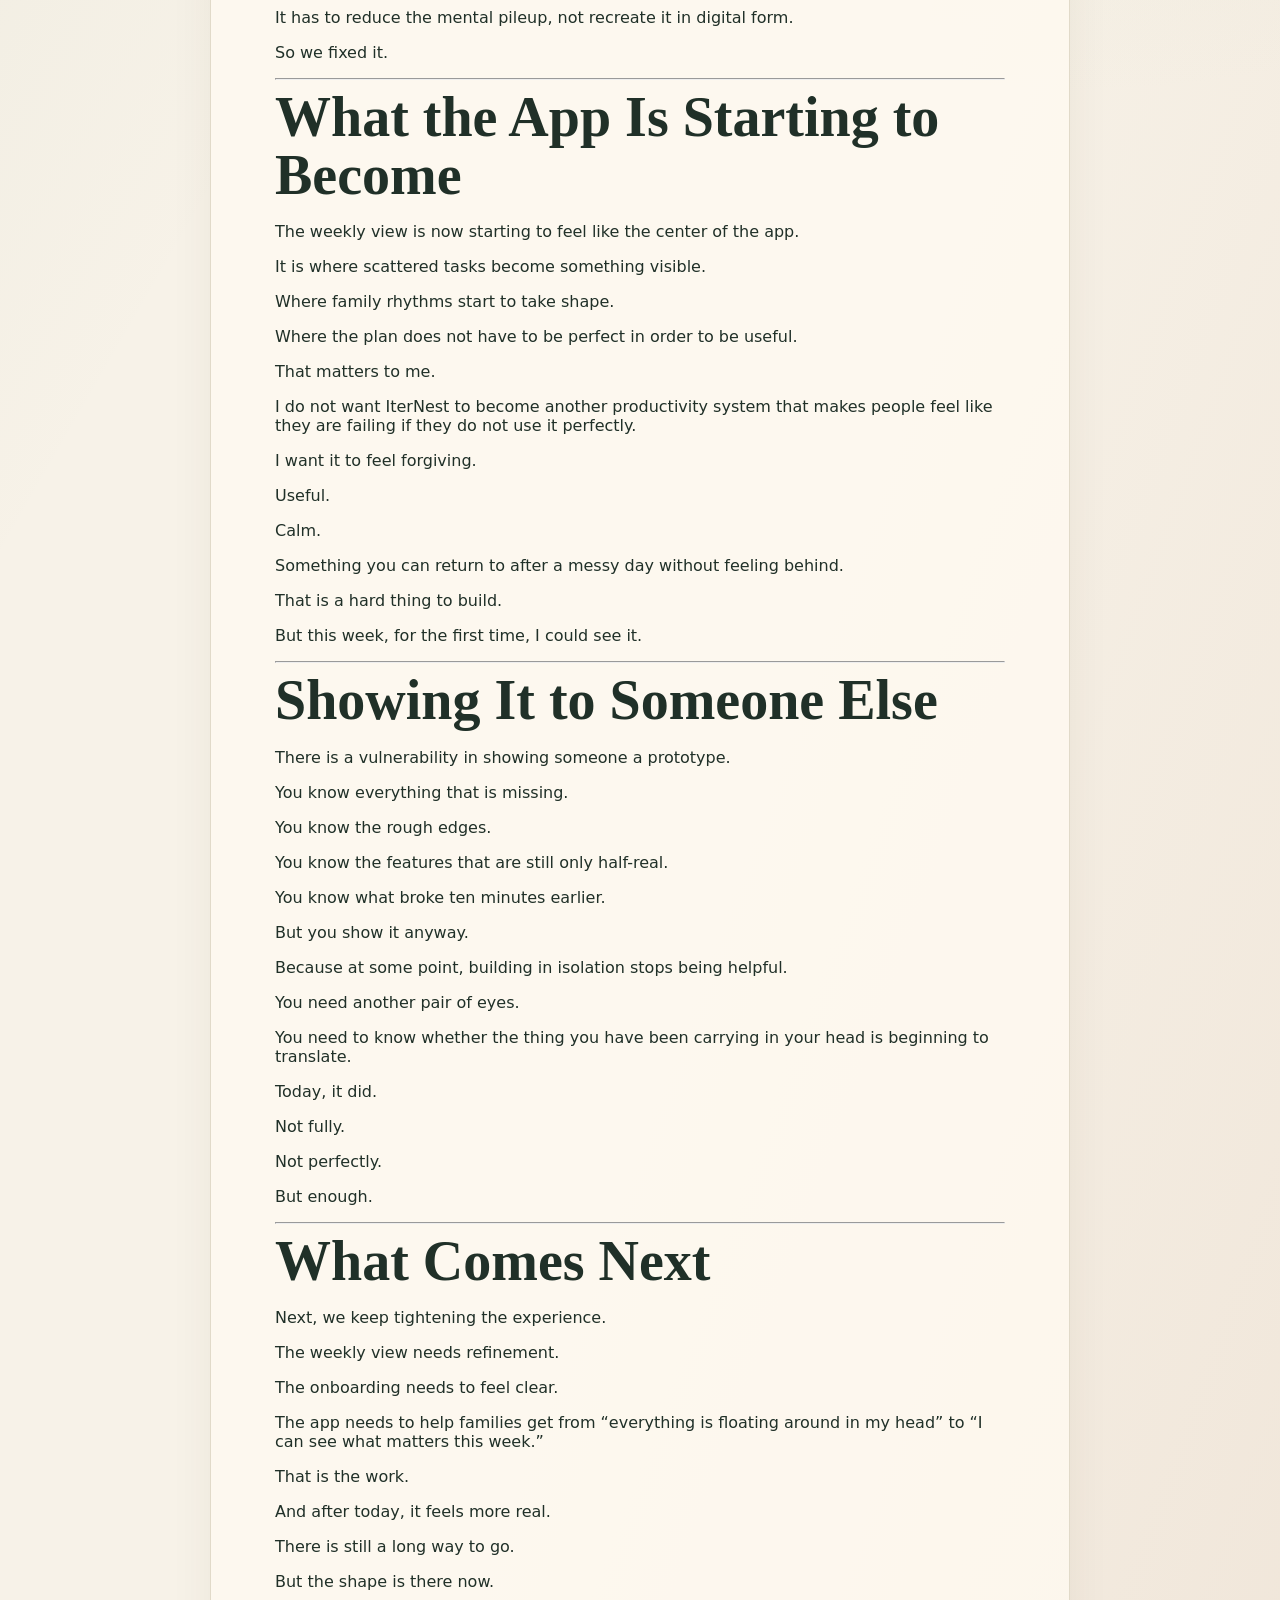
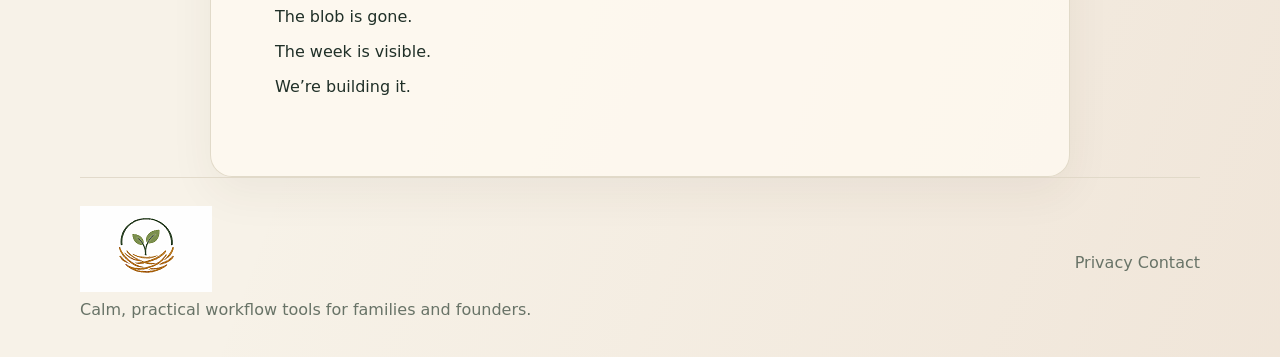
<file: journal/the-blob-incident/index.html>
<!doctype html>
<html lang="en">
  <head>
    <meta charset="utf-8">
    <meta name="viewport" content="width=device-width, initial-scale=1">
    <link rel="icon" href="/assets/images/iternest-logo-color.svg" type="image/svg+xml">
    <title>The Blob Incident | IterNest Journal</title>
    <meta name="description" content="A founder journal entry about seeing the IterNest prototype become real enough to show, test, and keep building.">
    <link rel="canonical" href="https://iternest.app/journal/the-blob-incident">
    <link rel="stylesheet" href="/src/styles/site.css">
    <meta property="og:type" content="article">
    <meta property="og:title" content="The Blob Incident">
    <meta property="og:description" content="A founder journal entry about seeing the IterNest prototype become real enough to show, test, and keep building.">
    <meta property="og:url" content="https://iternest.app/journal/the-blob-incident">
    <meta property="og:image" content="https://iternest.app/assets/images/iternest-logo-color.svg">
    <meta name="twitter:card" content="summary_large_image">
    <meta name="twitter:title" content="The Blob Incident">
    <meta name="twitter:description" content="A founder journal entry about seeing the IterNest prototype become real enough to show, test, and keep building.">
    <meta name="twitter:image" content="https://iternest.app/assets/images/iternest-logo-color.svg">
    <script type="application/ld+json">
      {
        "@context": "https://schema.org",
        "@type": "Article",
        "headline": "The Blob Incident",
        "description": "A founder journal entry about seeing the IterNest prototype become real enough to show, test, and keep building.",
        "datePublished": "2026-07-09",
        "dateModified": "2026-07-09",
        "author": {
          "@type": "Person",
          "name": "Ashley Swanson"
        },
        "publisher": {
          "@type": "Organization",
          "name": "IterNest",
          "url": "https://iternest.app"
        },
        "mainEntityOfPage": "https://iternest.app/journal/the-blob-incident"
      }
    </script>
    <script type="application/ld+json">
      {
        "@context": "https://schema.org",
        "@type": "BreadcrumbList",
        "itemListElement": [
          {
            "@type": "ListItem",
            "position": 1,
            "name": "Home",
            "item": "https://iternest.app/"
          },
          {
            "@type": "ListItem",
            "position": 2,
            "name": "Journal",
            "item": "https://iternest.app/journal"
          },
          {
            "@type": "ListItem",
            "position": 3,
            "name": "The Blob Incident",
            "item": "https://iternest.app/journal/the-blob-incident"
          }
        ]
      }
    </script>
  </head>
  <body>
    <header class="site-header">
      <a class="brand" href="/" aria-label="IterNest home">
        <img class="brand-logo" src="/assets/images/iternest-logo-color.svg" alt="IterNest">
      </a>
      <nav class="site-nav" aria-label="Main navigation">
        <a href="/">Home</a>
        <a href="/products">Products</a>
        <a href="/journal">Journal</a>
        <a href="/about">About</a>
        <a href="/contact">Contact</a>
      </nav>
    </header>

    <main class="article-shell">
      <article class="article">
        <a class="text-link" href="/journal">Back to From the Nest</a>
        <p class="eyebrow">Founder Journal</p>
        <h1>The Blob Incident</h1>
        <p class="article-date">July 2026</p>

        <p>Today felt different.</p>
        <p>Not because we built another screen.</p>
        <p>Not because we fixed another bug.</p>
        <p>Today felt different because IterNest finally became something I was proud to show someone else.</p>
        <p>I showed my husband the prototype.</p>
        <p>He smiled and said, “That looks really cool.”</p>
        <p>That probably sounds small.</p>
        <p>It was not small.</p>
        <p>When you are building something from scratch, most of the work happens in a fog. You are looking at broken pieces, half-built screens, weird edge cases, placeholder text, and ideas that still feel too fragile to explain clearly.</p>
        <p>You know what you are trying to make.</p>
        <p>But no one else can quite see it yet.</p>
        <p>Today, someone else saw it.</p>

        <hr>

        <h2>The Blob Incident</h2>
        <p>The moment I will probably remember from this week is what I am now calling the Blob Incident.</p>
        <p>The weekly view was loading.</p>
        <p>Technically, it worked.</p>
        <p>Visually, it did not.</p>
        <p>Everything showed up as one giant blob.</p>
        <p>The tasks were there.</p>
        <p>The structure was there.</p>
        <p>The data was technically doing what it was supposed to do.</p>
        <p>But the experience was wrong.</p>
        <p>It looked chaotic.</p>
        <p>It felt overwhelming.</p>
        <p>It was exactly the opposite of what IterNest is supposed to create.</p>
        <p>And that was the useful part.</p>
        <p>Because the second I saw it, I knew what was wrong.</p>
        <p>Not just with the layout.</p>
        <p>With the feeling.</p>
        <p>IterNest cannot simply collect information.</p>
        <p>It has to make the week feel lighter.</p>
        <p>It has to reduce the mental pileup, not recreate it in digital form.</p>
        <p>So we fixed it.</p>

        <hr>

        <h2>What the App Is Starting to Become</h2>
        <p>The weekly view is now starting to feel like the center of the app.</p>
        <p>It is where scattered tasks become something visible.</p>
        <p>Where family rhythms start to take shape.</p>
        <p>Where the plan does not have to be perfect in order to be useful.</p>
        <p>That matters to me.</p>
        <p>I do not want IterNest to become another productivity system that makes people feel like they are failing if they do not use it perfectly.</p>
        <p>I want it to feel forgiving.</p>
        <p>Useful.</p>
        <p>Calm.</p>
        <p>Something you can return to after a messy day without feeling behind.</p>
        <p>That is a hard thing to build.</p>
        <p>But this week, for the first time, I could see it.</p>

        <hr>

        <h2>Showing It to Someone Else</h2>
        <p>There is a vulnerability in showing someone a prototype.</p>
        <p>You know everything that is missing.</p>
        <p>You know the rough edges.</p>
        <p>You know the features that are still only half-real.</p>
        <p>You know what broke ten minutes earlier.</p>
        <p>But you show it anyway.</p>
        <p>Because at some point, building in isolation stops being helpful.</p>
        <p>You need another pair of eyes.</p>
        <p>You need to know whether the thing you have been carrying in your head is beginning to translate.</p>
        <p>Today, it did.</p>
        <p>Not fully.</p>
        <p>Not perfectly.</p>
        <p>But enough.</p>

        <hr>

        <h2>What Comes Next</h2>
        <p>Next, we keep tightening the experience.</p>
        <p>The weekly view needs refinement.</p>
        <p>The onboarding needs to feel clear.</p>
        <p>The app needs to help families get from “everything is floating around in my head” to “I can see what matters this week.”</p>
        <p>That is the work.</p>
        <p>And after today, it feels more real.</p>
        <p>There is still a long way to go.</p>
        <p>But the shape is there now.</p>
        <p>The blob is gone.</p>
        <p>The week is visible.</p>
        <p>We’re building it.</p>
      </article>
    </main>

    <footer class="site-footer">
      <div>
        <img class="footer-logo" src="/assets/images/iternest-logo-color.svg" alt="IterNest"><p>Calm, practical workflow tools for families and founders.</p>
      </div>
      <nav aria-label="Footer navigation">
        <a href="/privacy">Privacy</a>
        <a href="/contact">Contact</a>
      </nav>
    </footer>
  </body>
</html>
</file>
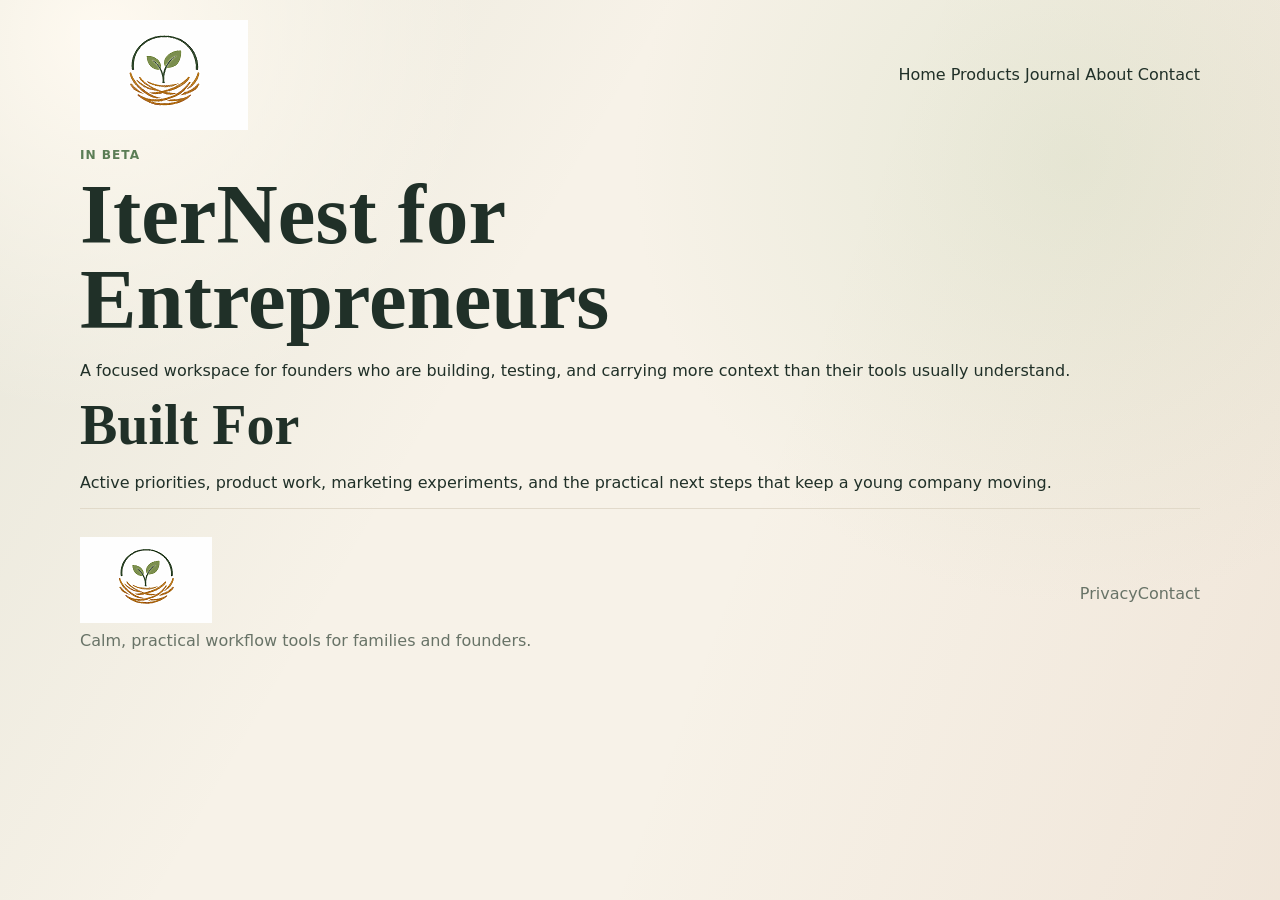
<file: products/entrepreneurs/index.html>
<!doctype html>
<html lang="en">
  <head>
    <meta charset="utf-8">
    <meta name="viewport" content="width=device-width, initial-scale=1">
    <link rel="icon" href="/assets/images/iternest-logo-color.svg" type="image/svg+xml">
    <title>IterNest for Entrepreneurs | IterNest</title>
    <meta name="description" content="IterNest for Entrepreneurs helps founders sort active work, next steps, and priorities without adding more noise.">
    <link rel="canonical" href="https://iternest.app/products/entrepreneurs">
    <link rel="stylesheet" href="/src/styles/site.css">
    <meta property="og:type" content="website">
    <meta property="og:title" content="IterNest for Entrepreneurs">
    <meta property="og:description" content="A calm workflow space for founders moving through beta, launch, and early growth.">
    <meta property="og:url" content="https://iternest.app/products/entrepreneurs">
    <meta property="og:image" content="https://iternest.app/assets/images/iternest-logo-color.svg">
    <meta name="twitter:card" content="summary_large_image">
  </head>
  <body>
    <header class="site-header">
      <a class="brand" href="/" aria-label="IterNest home"><img class="brand-logo" src="/assets/images/iternest-logo-color.svg" alt="IterNest"></a>
      <nav class="site-nav" aria-label="Main navigation">
        <a href="/">Home</a>
        <a href="/products">Products</a>
        <a href="/journal">Journal</a>
        <a href="/about">About</a>
        <a href="/contact">Contact</a>
      </nav>
    </header>
    <main class="page-shell">
      <section class="page-hero">
        <p class="eyebrow">In Beta</p>
        <h1>IterNest for Entrepreneurs</h1>
        <p>A focused workspace for founders who are building, testing, and carrying more context than their tools usually understand.</p>
      </section>
      <section class="content-band">
        <h2>Built For</h2>
        <p>Active priorities, product work, marketing experiments, and the practical next steps that keep a young company moving.</p>
      </section>
    </main>
    <footer class="site-footer">
      <div><img class="footer-logo" src="/assets/images/iternest-logo-color.svg" alt="IterNest"><p>Calm, practical workflow tools for families and founders.</p></div>
      <nav aria-label="Footer navigation"><a href="/privacy">Privacy</a><a href="/contact">Contact</a></nav>
    </footer>
  </body>
</html>
</file>
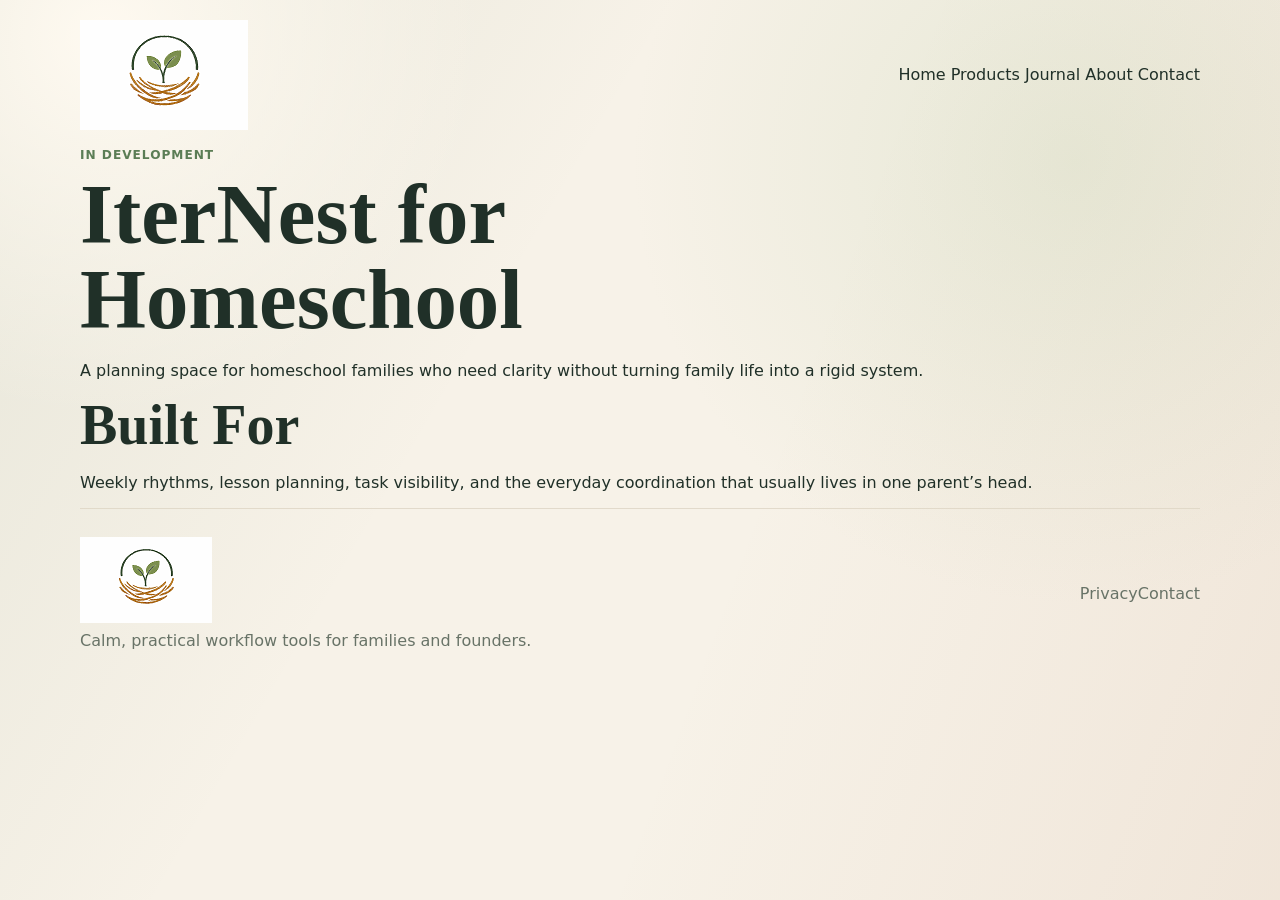
<file: products/homeschool/index.html>
<!doctype html>
<html lang="en">
  <head>
    <meta charset="utf-8">
    <meta name="viewport" content="width=device-width, initial-scale=1">
    <link rel="icon" href="/assets/images/iternest-logo-color.svg" type="image/svg+xml">
    <title>IterNest for Homeschool | IterNest</title>
    <meta name="description" content="IterNest for Homeschool is being built to help homeschool families plan weeks, track learning, and reduce mental load.">
    <link rel="canonical" href="https://iternest.app/products/homeschool">
    <link rel="stylesheet" href="/src/styles/site.css">
    <meta property="og:type" content="website">
    <meta property="og:title" content="IterNest for Homeschool">
    <meta property="og:description" content="A calm planning space for homeschool families.">
    <meta property="og:url" content="https://iternest.app/products/homeschool">
    <meta property="og:image" content="https://iternest.app/assets/images/iternest-logo-color.svg">
    <meta name="twitter:card" content="summary_large_image">
  </head>
  <body>
    <header class="site-header">
      <a class="brand" href="/" aria-label="IterNest home"><img class="brand-logo" src="/assets/images/iternest-logo-color.svg" alt="IterNest"></a>
      <nav class="site-nav" aria-label="Main navigation">
        <a href="/">Home</a>
        <a href="/products">Products</a>
        <a href="/journal">Journal</a>
        <a href="/about">About</a>
        <a href="/contact">Contact</a>
      </nav>
    </header>
    <main class="page-shell">
      <section class="page-hero">
        <p class="eyebrow">In Development</p>
        <h1>IterNest for Homeschool</h1>
        <p>A planning space for homeschool families who need clarity without turning family life into a rigid system.</p>
      </section>
      <section class="content-band">
        <h2>Built For</h2>
        <p>Weekly rhythms, lesson planning, task visibility, and the everyday coordination that usually lives in one parent’s head.</p>
      </section>
    </main>
    <footer class="site-footer">
      <div><img class="footer-logo" src="/assets/images/iternest-logo-color.svg" alt="IterNest"><p>Calm, practical workflow tools for families and founders.</p></div>
      <nav aria-label="Footer navigation"><a href="/privacy">Privacy</a><a href="/contact">Contact</a></nav>
    </footer>
  </body>
</html>
</file>
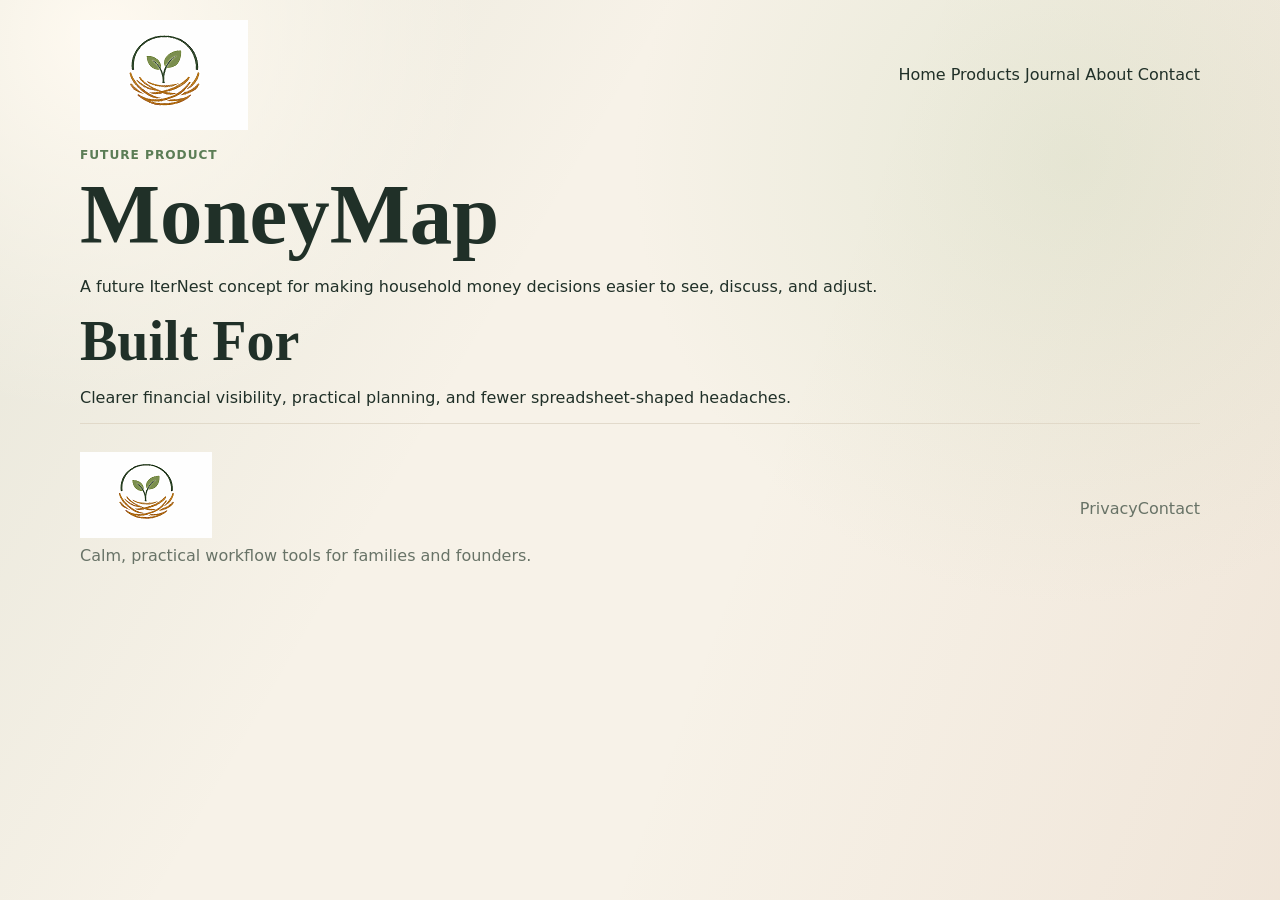
<file: products/moneymap/index.html>
<!doctype html>
<html lang="en">
  <head>
    <meta charset="utf-8">
    <meta name="viewport" content="width=device-width, initial-scale=1">
    <link rel="icon" href="/assets/images/iternest-logo-color.svg" type="image/svg+xml">
    <title>MoneyMap | IterNest</title>
    <meta name="description" content="MoneyMap is a future IterNest product concept for clearer personal and household financial planning.">
    <link rel="canonical" href="https://iternest.app/products/moneymap">
    <link rel="stylesheet" href="/src/styles/site.css">
    <meta property="og:type" content="website">
    <meta property="og:title" content="MoneyMap">
    <meta property="og:description" content="A future IterNest product concept for clearer financial planning.">
    <meta property="og:url" content="https://iternest.app/products/moneymap">
    <meta property="og:image" content="https://iternest.app/assets/images/iternest-logo-color.svg">
    <meta name="twitter:card" content="summary_large_image">
  </head>
  <body>
    <header class="site-header">
      <a class="brand" href="/" aria-label="IterNest home"><img class="brand-logo" src="/assets/images/iternest-logo-color.svg" alt="IterNest"></a>
      <nav class="site-nav" aria-label="Main navigation">
        <a href="/">Home</a>
        <a href="/products">Products</a>
        <a href="/journal">Journal</a>
        <a href="/about">About</a>
        <a href="/contact">Contact</a>
      </nav>
    </header>
    <main class="page-shell">
      <section class="page-hero">
        <p class="eyebrow">Future Product</p>
        <h1>MoneyMap</h1>
        <p>A future IterNest concept for making household money decisions easier to see, discuss, and adjust.</p>
      </section>
      <section class="content-band">
        <h2>Built For</h2>
        <p>Clearer financial visibility, practical planning, and fewer spreadsheet-shaped headaches.</p>
      </section>
    </main>
    <footer class="site-footer">
      <div><img class="footer-logo" src="/assets/images/iternest-logo-color.svg" alt="IterNest"><p>Calm, practical workflow tools for families and founders.</p></div>
      <nav aria-label="Footer navigation"><a href="/privacy">Privacy</a><a href="/contact">Contact</a></nav>
    </footer>
  </body>
</html>
</file>
<file: src/styles/site.css>
:root {
  --bg: #f7f2e8;
  --surface: #fffaf1;
  --ink: #203028;
  --muted: #687367;
  --line: #ded6c5;
  --accent: #5b7d55;
  --accent-dark: #355f45;
  --accent-warm: #b27754;
  --soft: #edf2e6;
  --shadow: 0 24px 80px rgba(64, 54, 35, 0.10);
}

* {
  box-sizing: border-box;
}

html {
  scroll-behavior: smooth;
}

body {
  margin: 0;
  min-height: 100vh;
  color: var(--ink);
  background:
    radial-gradient(circle at 8% 4%, rgba(255, 250, 241, 0.98), transparent 26%),
    radial-gradient(circle at 84% 18%, rgba(184, 203, 163, 0.26), transparent 34%),
    linear-gradient(120deg, rgba(91, 125, 85, 0.10), transparent 38%),
    linear-gradient(290deg, rgba(178, 119, 84, 0.10), transparent 42%),
    var(--bg);
  font-family: Inter, ui-sans-serif, system-ui, -apple-system, BlinkMacSystemFont, "Segoe UI", sans-serif;
  letter-spacing: 0;
}

a {
  color: inherit;
  text-decoration: none;
}

p,
h1,
h2,
h3 {
  overflow-wrap: anywhere;
}

h1,
h2,
h3,
p {
  margin-top: 0;
}

.site-header,
main,
.site-footer {
  width: min(1120px, calc(100vw - 36px));
  margin: 0 auto;
}

.site-header {
  display: flex;
  align-items: center;
  justify-content: space-between;
  gap: 18px;
  padding: 20px 0 18px;
}

.brand {
  display: inline-flex;
  align-items: center;
  gap: 12px;
  color: var(--ink);
  line-height: 1;
}

.brand-logo {
  display: block;
  width: min(168px, 42vw);
  height: auto;
}

.footer-logo {
  display: block;
  width: 132px;
  max-width: 52vw;
  height: auto;
  margin-bottom: 8px;
}

.nav-links {
  display: none;
  align-items: center;
  gap: 20px;
  color: var(--ink);
  font-size: 0.94rem;
  font-weight: 680;
}

.nav-links a:hover,
.nav-links a:focus-visible,
.footer-links a:hover,
.footer-links a:focus-visible {
  color: var(--accent);
}

.nav-cta,
.primary-action {
  display: inline-flex;
  min-height: 48px;
  align-items: center;
  justify-content: center;
  padding: 13px 18px;
  border-radius: 999px;
  background: var(--accent);
  color: #fffaf1;
  font-weight: 780;
  line-height: 1.2;
  text-align: center;
  box-shadow: 0 16px 34px rgba(91, 125, 85, 0.18);
}

.secondary-action {
  display: inline-flex;
  min-height: 48px;
  align-items: center;
  justify-content: center;
  padding: 13px 18px;
  border: 1px solid var(--line);
  border-radius: 999px;
  background: rgba(255, 250, 241, 0.72);
  color: var(--accent-dark);
  font-weight: 780;
  line-height: 1.2;
}

.hero-section {
  display: grid;
  gap: 30px;
  min-height: calc(100svh - 86px);
  padding: 36px 0 72px;
}

.hero-copy {
  align-self: center;
  max-width: 760px;
}

.eyebrow {
  margin: 0 0 10px;
  color: var(--accent);
  font-size: 0.76rem;
  font-weight: 820;
  letter-spacing: 0.08em;
  text-transform: uppercase;
}

h1 {
  max-width: 860px;
  margin-bottom: 20px;
  font-family: Georgia, "Times New Roman", serif;
  font-size: clamp(3rem, 12vw, 5.3rem);
  line-height: 1;
}

h2 {
  margin-bottom: 18px;
  font-family: Georgia, "Times New Roman", serif;
  font-size: clamp(2rem, 7vw, 3.5rem);
  line-height: 1.04;
}

h3 {
  margin-bottom: 12px;
  font-size: 1.3rem;
  line-height: 1.18;
}

.lead,
.section p,
.article-deck {
  color: var(--muted);
  font-size: 1.08rem;
  line-height: 1.72;
}

.hero-actions,
.error-actions {
  display: flex;
  flex-direction: column;
  gap: 12px;
}

.hero-visual,
.feature-panel,
.journal-card,
.product-card,
.article-shell,
.contact-panel {
  border: 1px solid rgba(222, 214, 197, 0.9);
  border-radius: 22px;
  background: rgba(255, 250, 241, 0.78);
  box-shadow: 0 16px 46px rgba(64, 54, 35, 0.06);
}

.hero-visual {
  display: grid;
  min-height: 280px;
  place-items: center;
  padding: 28px;
  background:
    radial-gradient(circle at 24% 18%, rgba(255, 250, 241, 0.98), transparent 34%),
    radial-gradient(circle at 78% 76%, rgba(178, 119, 84, 0.13), transparent 30%),
    linear-gradient(135deg, rgba(237, 242, 230, 0.92), rgba(255, 250, 241, 0.88));
}

.nest-symbol {
  position: relative;
  width: min(70vw, 310px);
  aspect-ratio: 1;
}

.nest-symbol::before,
.nest-symbol::after {
  content: "";
  position: absolute;
  inset: 28%;
  border: 3px solid rgba(91, 125, 85, 0.42);
  border-radius: 48% 52% 44% 56%;
  transform: rotate(-14deg);
}

.nest-symbol::after {
  inset: 38%;
  border-color: rgba(178, 119, 84, 0.4);
  transform: rotate(20deg);
}

.section {
  padding: 76px 0;
  border-top: 1px solid rgba(222, 214, 197, 0.58);
}

.section-heading {
  max-width: 780px;
  margin-bottom: 30px;
}

.grid {
  display: grid;
  gap: 16px;
}

.product-card,
.journal-card,
.feature-panel,
.contact-panel {
  padding: 26px;
}

.product-card p,
.journal-card p,
.feature-panel p,
.contact-panel p {
  margin-bottom: 0;
}

.journal-card time,
.status {
  color: var(--accent-warm);
  font-size: 0.76rem;
  font-weight: 820;
  letter-spacing: 0.08em;
  text-transform: uppercase;
}

.journal-card a {
  display: inline-flex;
  width: fit-content;
  margin-top: 16px;
  color: var(--accent);
  font-weight: 780;
}

.article-wrap {
  padding: 56px 0 90px;
}

.article-shell {
  max-width: 860px;
  padding: clamp(26px, 6vw, 64px);
}

.back-link {
  display: inline-flex;
  width: fit-content;
  margin-bottom: 36px;
  color: var(--accent-dark);
  font-weight: 780;
}

.back-link::before {
  content: "<";
  margin-right: 8px;
}

.article-hero {
  margin-bottom: 40px;
  padding-bottom: 28px;
  border-bottom: 1px solid rgba(222, 214, 197, 0.86);
}

.article-hero h1 {
  font-size: clamp(2.7rem, 9vw, 5rem);
}

.article-body {
  max-width: 700px;
}

.article-body p,
.article-body li {
  color: var(--ink);
  font-size: 1.08rem;
  line-height: 1.82;
}

.article-body p {
  margin-bottom: 1.25em;
}

.article-body hr {
  width: 84px;
  margin: 34px 0;
  border: 0;
  border-top: 1px solid var(--line);
}

.article-body h2 {
  margin-top: 36px;
  font-size: clamp(1.8rem, 6vw, 2.55rem);
}

.site-footer {
  display: flex;
  flex-direction: column;
  gap: 16px;
  padding: 28px 0 38px;
  border-top: 1px solid rgba(222, 214, 197, 0.82);
  color: var(--muted);
}

.site-footer p {
  margin-bottom: 0;
}

.site-footer p:first-child {
  color: var(--ink);
  font-weight: 820;
}

.footer-links {
  display: flex;
  flex-wrap: wrap;
  gap: 14px;
  font-size: 0.94rem;
  font-weight: 680;
}

@media (min-width: 680px) {
  .site-header,
  main,
  .site-footer {
    width: min(1120px, calc(100vw - 56px));
  }

  .nav-links {
    display: flex;
  }

  .hero-actions,
  .error-actions {
    flex-direction: row;
  }

  .grid.two,
  .grid.three {
    grid-template-columns: repeat(2, minmax(0, 1fr));
  }

  .site-footer {
    flex-direction: row;
    align-items: center;
    justify-content: space-between;
  }
}

@media (min-width: 900px) {
  .hero-section {
    grid-template-columns: minmax(0, 1fr) minmax(340px, 0.72fr);
    gap: 48px;
    padding-top: 42px;
  }

  .hero-visual {
    min-height: 560px;
  }

  .grid.three {
    grid-template-columns: repeat(3, minmax(0, 1fr));
  }
}
</file>
